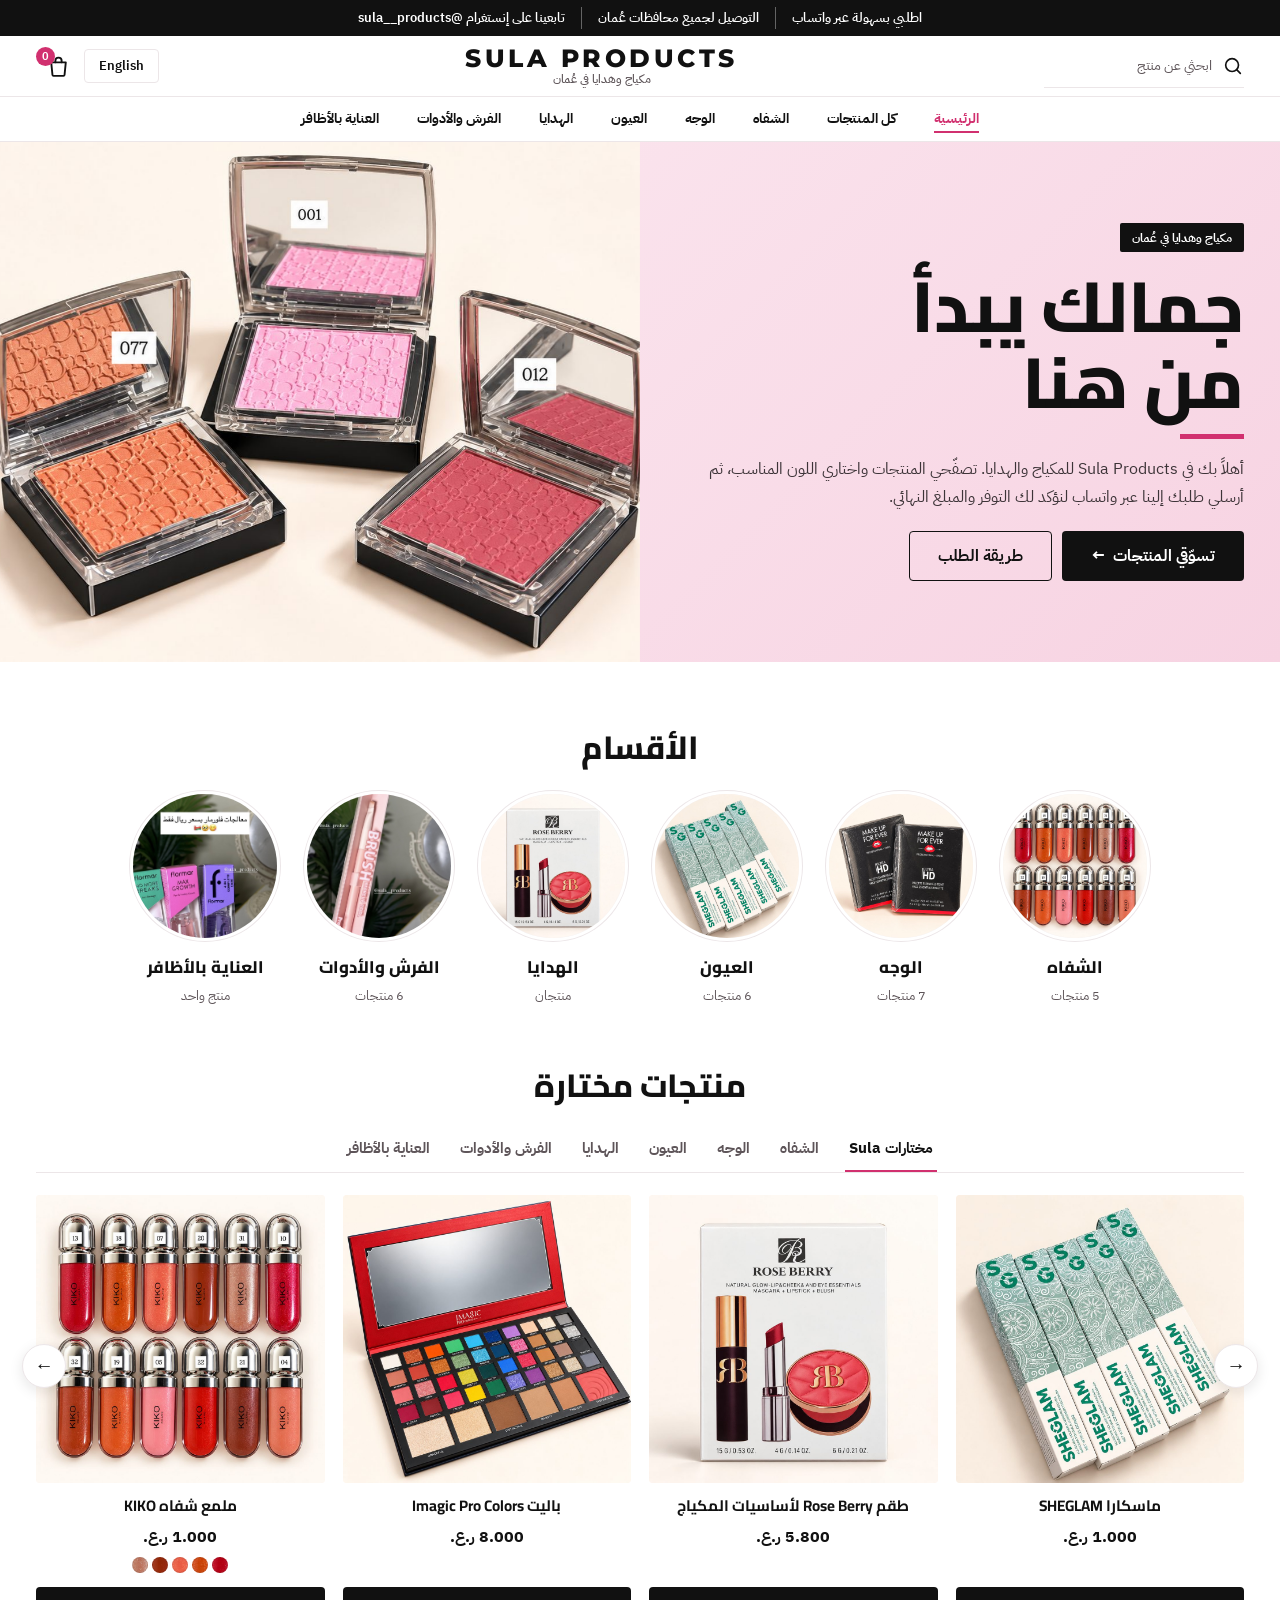
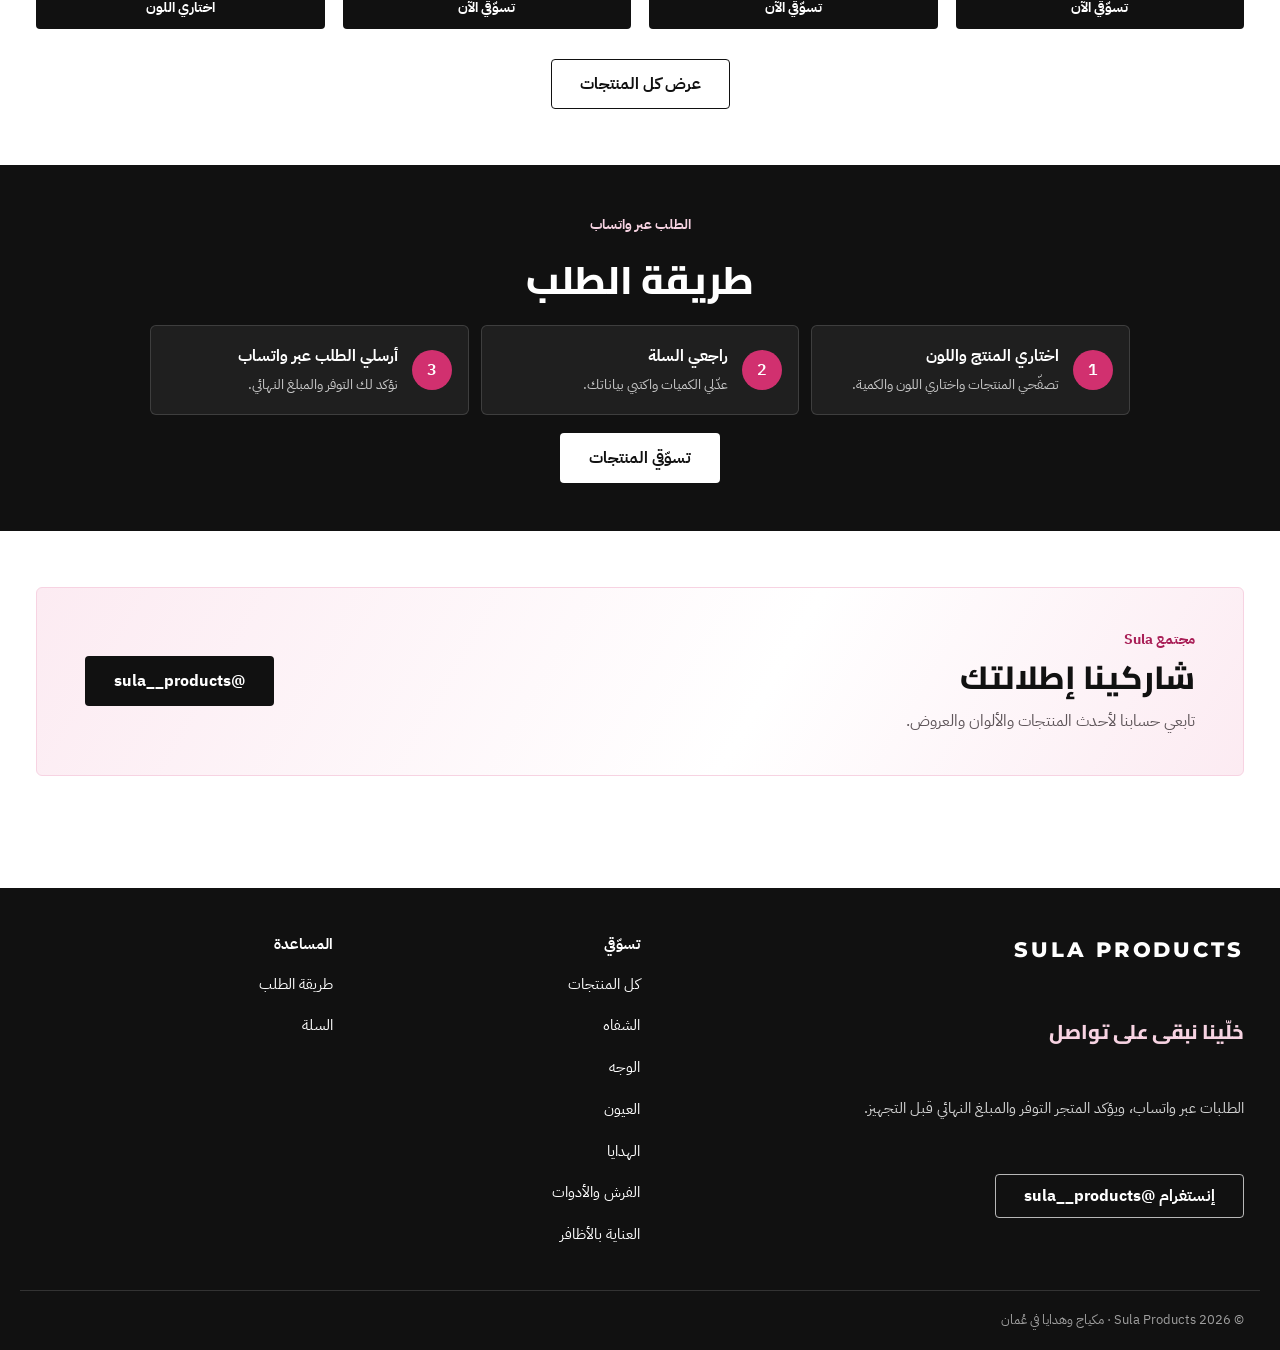
<file: index.html>
<!doctype html>
<html lang="ar" dir="rtl">
<head>
  <meta charset="utf-8">
  <meta name="viewport" content="width=device-width, initial-scale=1, viewport-fit=cover">
  <script>
    /* Switch to English layout before the page draws, if the visitor chose English */
    try {
      var l = new URLSearchParams(location.search).get("lang") || localStorage.getItem("sula-lang");
      if (l === "en") { document.documentElement.lang = "en"; document.documentElement.dir = "ltr"; }
    } catch (e) {}
  </script>
  <title data-i18n="title.home">Sula Products</title>
  <meta name="description" content="" data-i18n-attr="content:desc.home">
  <meta name="theme-color" content="#FFFFFF">
  <meta property="og:type" content="website">
  <meta property="og:site_name" content="Sula Products">
  <meta property="og:title" content="Sula Products">
  <meta property="og:image" content="images/site/hero-blush-trio.jpg">
  <meta property="og:locale" content="ar_OM">
  <meta property="og:locale:alternate" content="en_US">
  <link rel="icon" href="favicon.svg" type="image/svg+xml">
  <link rel="manifest" href="manifest.webmanifest">
  <link rel="apple-touch-icon" href="images/app/apple-touch-icon.png">
  <meta name="apple-mobile-web-app-capable" content="yes">
  <meta name="mobile-web-app-capable" content="yes">
  <meta name="apple-mobile-web-app-title" content="Sula">
  <meta name="apple-mobile-web-app-status-bar-style" content="default">
  <link rel="preconnect" href="https://fonts.googleapis.com">
  <link rel="preconnect" href="https://fonts.gstatic.com" crossorigin>
  <link rel="stylesheet" href="https://fonts.googleapis.com/css2?family=Cairo:wght@600;700;800&family=IBM+Plex+Sans+Arabic:wght@400;500;600&family=Montserrat:wght@500;600;700;800&display=swap">
  <link rel="stylesheet" href="assets/css/styles.css">
</head>
<body>
  <a class="skip-link" href="#main" data-i18n="skip">انتقلي إلى المحتوى</a>

  <div class="announce" role="note">
    <div class="announce-track">
      <p data-i18n="announce.1">اطلبي بسهولة عبر واتساب</p>
      <p data-i18n="announce.2"></p>
      <p data-i18n="announce.3"></p>
    </div>
  </div>

  <header class="site-header">
    <div class="wrap header-main">
      <a class="header-search" href="products.html#search"><svg class="icon" viewBox="0 0 24 24" aria-hidden="true" focusable="false"><circle cx="11" cy="11" r="7"/><path d="m20 20-4-4"/></svg><span data-i18n="nav.search">ابحثي عن منتج</span></a>
      <a class="logo" href="index.html">
        <span data-brand-name>Sula Products</span>
        <small data-brand-tagline></small>
      </a>
      <div class="header-tools">
        <button type="button" class="lang-toggle" data-lang-toggle data-i18n="lang.button" data-i18n-attr="aria-label:lang.aria">English</button>
        <a class="cart-link" href="cart.html"><svg class="icon" viewBox="0 0 24 24" aria-hidden="true" focusable="false"><path d="M5 8h14l-1.2 12.1a1 1 0 0 1-1 .9H7.2a1 1 0 0 1-1-.9L5 8Z"/><path d="M9 8V6.5a3 3 0 0 1 6 0V8"/></svg><span class="visually-hidden" data-i18n="nav.cart">السلة</span><span class="cart-count"><span data-cart-count>0</span><span class="visually-hidden" data-i18n="nav.items"> قطعة</span></span></a>
      </div>
    </div>
    <nav class="cat-nav" aria-label="القائمة الرئيسية" data-i18n-attr="aria-label:nav.label">
      <ul class="wrap" data-cat-nav>
        <li><a href="index.html" data-i18n="nav.home" data-nav="home">الرئيسية</a></li>
        <li><a href="products.html" data-i18n="nav.all" data-nav="all">كل المنتجات</a></li>
      </ul>
    </nav>
  </header>

  <main id="main" tabindex="-1">
    <div class="wrap"><div id="notices" class="notice-stack" aria-live="polite"></div></div>

    <section class="hero-banner" aria-labelledby="hero-title">
      <div class="hero-banner-media rise" style="--i: 1">
        <img id="hero-image" src="images/site/hero-blush-trio.jpg" alt="" width="1200" height="900" fetchpriority="high">
      </div>
      <div class="hero-banner-text rise">
        <p class="eyebrow" data-brand-tagline></p>
        <h1 id="hero-title" data-i18n="home.heroTitle">جمالك يبدأ من هنا</h1>
        <p id="hero-intro"></p>
        <div class="hero-actions">
          <a class="btn btn-primary" href="products.html"><span data-i18n="home.cta">تسوّقي المنتجات</span> <span class="arrow" aria-hidden="true"></span></a>
          <a class="btn btn-ghost" href="#how" data-i18n="home.steps">طريقة الطلب</a>
        </div>
      </div>
    </section>

    <section class="section wrap" aria-labelledby="cat-title">
      <div class="section-head center">
        <h2 id="cat-title" data-i18n="home.categories"></h2>
      </div>
      <ul id="category-list" class="category-tiles"></ul>
    </section>

    <section class="section wrap" aria-labelledby="featured-title">
      <div class="section-head center">
        <h2 id="featured-title" data-i18n="home.featured"></h2>
      </div>
      <div class="tabs" id="product-tabs" role="group" data-i18n-attr="aria-label:catalog.filter"></div>
      <div class="carousel">
        <button type="button" class="carousel-btn prev" data-scroll="-1" data-i18n-attr="aria-label:home.prev"></button>
        <ul id="featured-list" class="product-grid product-row">
          <li class="product-card skeleton" aria-hidden="true"><div class="thumb"></div><div class="bar"></div><div class="bar short"></div></li>
          <li class="product-card skeleton" aria-hidden="true"><div class="thumb"></div><div class="bar"></div><div class="bar short"></div></li>
          <li class="product-card skeleton" aria-hidden="true"><div class="thumb"></div><div class="bar"></div><div class="bar short"></div></li>
          <li class="product-card skeleton" aria-hidden="true"><div class="thumb"></div><div class="bar"></div><div class="bar short"></div></li>
        </ul>
        <button type="button" class="carousel-btn next" data-scroll="1" data-i18n-attr="aria-label:home.next"></button>
      </div>
      <p class="view-all"><a class="btn btn-secondary" id="view-all" href="products.html" data-i18n="home.viewAll"></a></p>
    </section>

    <section class="promo-banner" id="how" aria-labelledby="steps-title">
      <div class="wrap">
        <p class="promo-kicker" data-i18n="home.chip"></p>
        <h2 id="steps-title" data-i18n="home.steps"></h2>
        <ol class="steps">
          <li><div><strong data-i18n="home.step1.title"></strong><span data-i18n="home.step1.text"></span></div></li>
          <li><div><strong data-i18n="home.step2.title"></strong><span data-i18n="home.step2.text"></span></div></li>
          <li><div><strong data-i18n="home.step3.title"></strong><span data-i18n="home.step3.text"></span></div></li>
        </ol>
        <a class="btn btn-light" href="products.html" data-i18n="home.cta"></a>
      </div>
    </section>

    <section class="section wrap" aria-labelledby="insta-title">
      <div class="insta-card">
        <div>
          <p class="eyebrow" data-i18n="home.instaKicker"></p>
          <h2 id="insta-title" data-i18n="home.instaTitle"></h2>
          <p data-i18n="home.instaText"></p>
        </div>
        <a class="btn btn-primary" data-instagram-btn href="https://www.instagram.com/sula__products/" target="_blank" rel="noopener">@sula__products</a>
      </div>
    </section>
  </main>

  <footer class="site-footer">
    <div class="wrap footer-grid">
      <div class="footer-brand">
        <p class="footer-logo" data-brand-name>Sula Products</p>
        <p class="footer-hello" data-i18n="footer.hello">خلّينا نبقى على تواصل</p>
        <p data-i18n="footer.orders"></p>
        <p class="footer-social"><a class="btn btn-outline-light" data-instagram-link href="https://www.instagram.com/sula__products/" target="_blank" rel="noopener">Instagram @sula__products</a></p>
      </div>
      <div class="footer-col">
        <p class="footer-head" data-i18n="footer.shop">تسوّقي</p>
        <ul data-footer-cats>
          <li><a href="products.html" data-i18n="nav.all">كل المنتجات</a></li>
        </ul>
      </div>
      <div class="footer-col">
        <p class="footer-head" data-i18n="footer.help">المساعدة</p>
        <ul>
          <li><a href="index.html#how" data-i18n="home.steps">طريقة الطلب</a></li>
          <li><a href="cart.html" data-i18n="nav.cart">السلة</a></li>
        </ul>
      </div>
    </div>
    <div class="wrap footer-bottom">
      <p>© <span data-year></span> Sula Products · <span data-brand-tagline></span></p>
    </div>
  </footer>

  <!-- i18n.js runs first (not deferred) so the text is translated before it shows -->
  <script src="assets/js/i18n.js"></script>
  <script src="assets/js/common.js" defer></script>
  <script src="assets/js/home.js" defer></script>
</body>
</html>
</file>
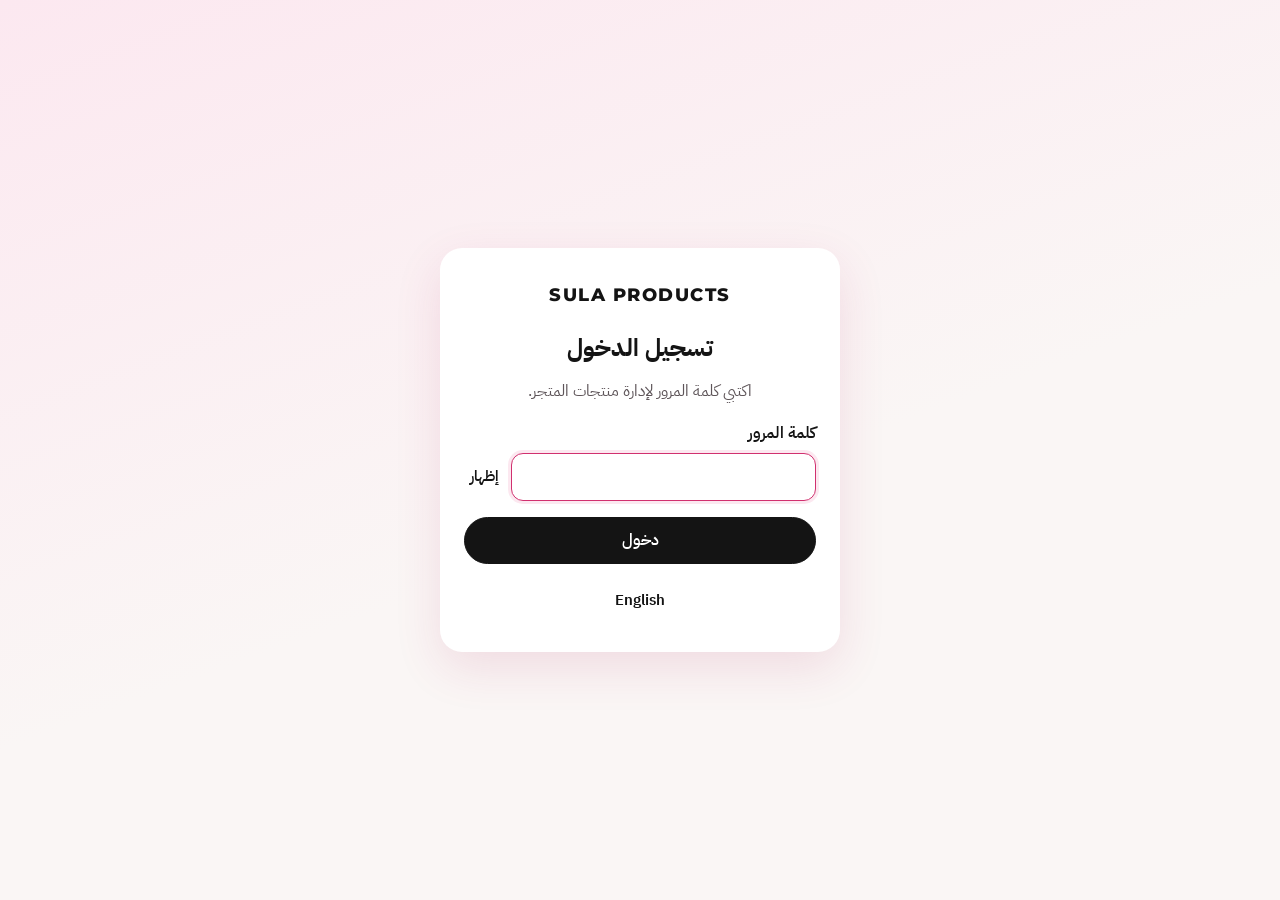
<file: admin/index.html>
<!doctype html>
<html lang="ar" dir="rtl">
<head>
  <meta charset="utf-8">
  <meta name="viewport" content="width=device-width, initial-scale=1, viewport-fit=cover">
  <meta name="robots" content="noindex, nofollow">
  <script>
    try {
      if (localStorage.getItem("sula-admin-lang") === "en") { document.documentElement.lang = "en"; document.documentElement.dir = "ltr"; }
    } catch (e) {}
  </script>
  <title>Sula Products · لوحة التحكم</title>
  <meta name="theme-color" content="#111111">
  <link rel="icon" href="../favicon.svg" type="image/svg+xml">
  <link rel="apple-touch-icon" href="../images/app/apple-touch-icon.png">
  <link rel="preconnect" href="https://fonts.googleapis.com">
  <link rel="preconnect" href="https://fonts.gstatic.com" crossorigin>
  <link rel="stylesheet" href="https://fonts.googleapis.com/css2?family=IBM+Plex+Sans+Arabic:wght@400;500;600;700&family=Montserrat:wght@600;700;800&display=swap">
  <link rel="stylesheet" href="admin.css">
</head>
<body>
  <div id="app" aria-live="polite"></div>
  <noscript><p style="padding:24px">يرجى تفعيل JavaScript لاستخدام لوحة التحكم.</p></noscript>
  <script src="admin.js"></script>
</body>
</html>
</file>
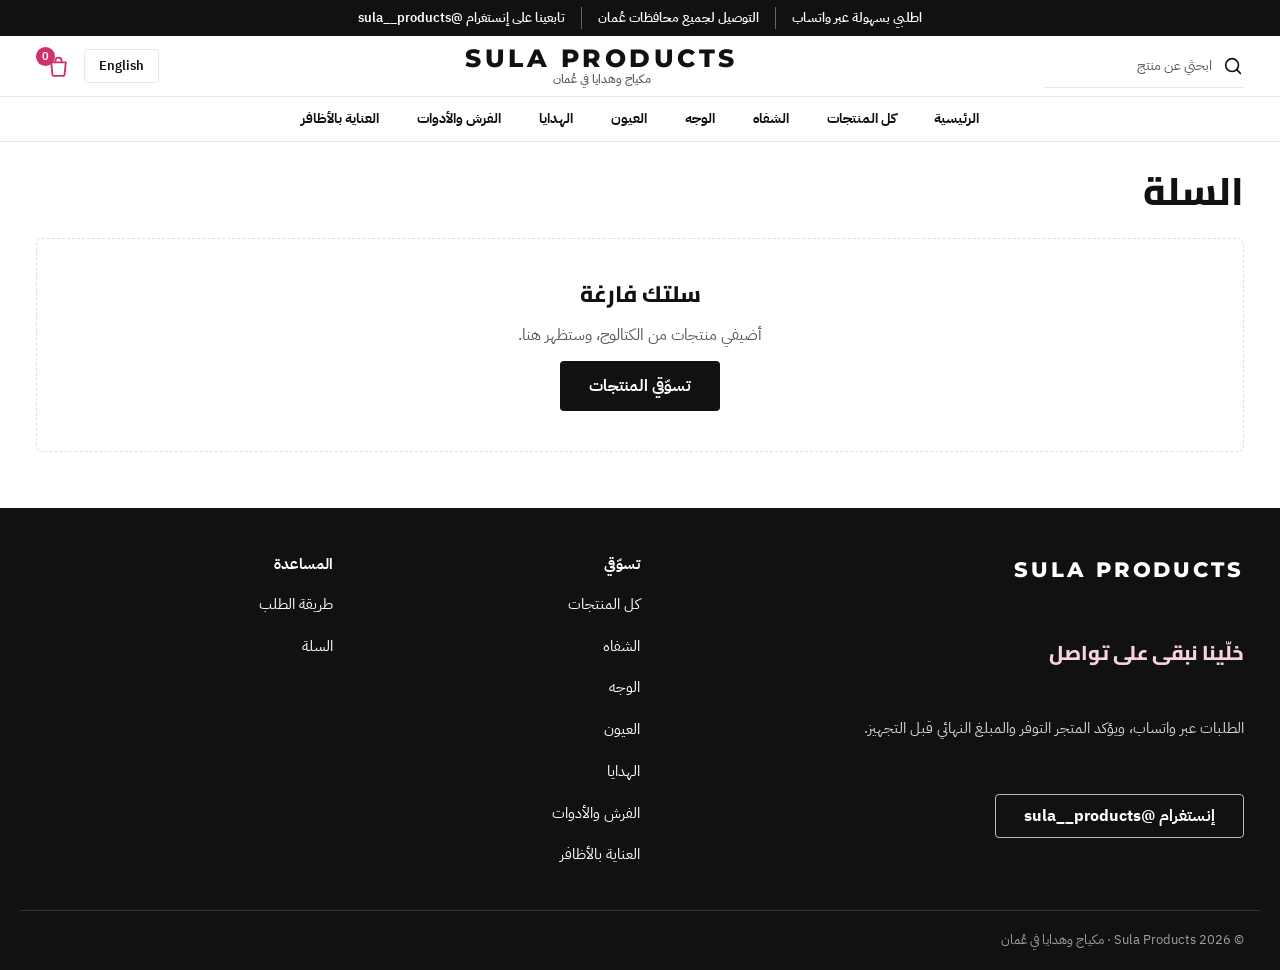
<file: cart.html>
<!doctype html>
<html lang="ar" dir="rtl">
<head>
  <meta charset="utf-8">
  <meta name="viewport" content="width=device-width, initial-scale=1, viewport-fit=cover">
  <script>
    /* Switch to English layout before the page draws, if the visitor chose English */
    try {
      var l = new URLSearchParams(location.search).get("lang") || localStorage.getItem("sula-lang");
      if (l === "en") { document.documentElement.lang = "en"; document.documentElement.dir = "ltr"; }
    } catch (e) {}
  </script>
  <title data-i18n="title.cart">Sula Products</title>
  <meta name="description" content="" data-i18n-attr="content:desc.cart">
  <meta name="theme-color" content="#FFFFFF">
  <meta property="og:type" content="website">
  <meta property="og:site_name" content="Sula Products">
  <meta property="og:title" content="Sula Products">
  <meta property="og:image" content="images/site/hero.svg">
  <meta property="og:locale" content="ar_OM">
  <meta property="og:locale:alternate" content="en_US">
  <link rel="icon" href="favicon.svg" type="image/svg+xml">
  <link rel="manifest" href="manifest.webmanifest">
  <link rel="apple-touch-icon" href="images/app/apple-touch-icon.png">
  <meta name="apple-mobile-web-app-capable" content="yes">
  <meta name="mobile-web-app-capable" content="yes">
  <meta name="apple-mobile-web-app-title" content="Sula">
  <meta name="apple-mobile-web-app-status-bar-style" content="default">
  <link rel="preconnect" href="https://fonts.googleapis.com">
  <link rel="preconnect" href="https://fonts.gstatic.com" crossorigin>
  <link rel="stylesheet" href="https://fonts.googleapis.com/css2?family=Cairo:wght@600;700;800&family=IBM+Plex+Sans+Arabic:wght@400;500;600&family=Montserrat:wght@500;600;700;800&display=swap">
  <link rel="stylesheet" href="assets/css/styles.css">
</head>
<body>
  <a class="skip-link" href="#main" data-i18n="skip">انتقلي إلى المحتوى</a>

  <div class="announce" role="note">
    <div class="announce-track">
      <p data-i18n="announce.1">اطلبي بسهولة عبر واتساب</p>
      <p data-i18n="announce.2"></p>
      <p data-i18n="announce.3"></p>
    </div>
  </div>

  <header class="site-header">
    <div class="wrap header-main">
      <a class="header-search" href="products.html#search"><svg class="icon" viewBox="0 0 24 24" aria-hidden="true" focusable="false"><circle cx="11" cy="11" r="7"/><path d="m20 20-4-4"/></svg><span data-i18n="nav.search">ابحثي عن منتج</span></a>
      <a class="logo" href="index.html">
        <span data-brand-name>Sula Products</span>
        <small data-brand-tagline></small>
      </a>
      <div class="header-tools">
        <button type="button" class="lang-toggle" data-lang-toggle data-i18n="lang.button" data-i18n-attr="aria-label:lang.aria">English</button>
        <a class="cart-link" href="cart.html" aria-current="page"><svg class="icon" viewBox="0 0 24 24" aria-hidden="true" focusable="false"><path d="M5 8h14l-1.2 12.1a1 1 0 0 1-1 .9H7.2a1 1 0 0 1-1-.9L5 8Z"/><path d="M9 8V6.5a3 3 0 0 1 6 0V8"/></svg><span class="visually-hidden" data-i18n="nav.cart">السلة</span><span class="cart-count"><span data-cart-count>0</span><span class="visually-hidden" data-i18n="nav.items"> قطعة</span></span></a>
      </div>
    </div>
    <nav class="cat-nav" aria-label="القائمة الرئيسية" data-i18n-attr="aria-label:nav.label">
      <ul class="wrap" data-cat-nav>
        <li><a href="index.html" data-i18n="nav.home" data-nav="home">الرئيسية</a></li>
        <li><a href="products.html" data-i18n="nav.all" data-nav="all">كل المنتجات</a></li>
      </ul>
    </nav>
  </header>

  <main id="main" class="wrap" tabindex="-1">
    <div id="notices" class="notice-stack" aria-live="polite"></div>
    <h1 class="page-title" data-i18n="cart.title"></h1>
    <div id="cart-root"></div>
  </main>

  <footer class="site-footer">
    <div class="wrap footer-grid">
      <div class="footer-brand">
        <p class="footer-logo" data-brand-name>Sula Products</p>
        <p class="footer-hello" data-i18n="footer.hello">خلّينا نبقى على تواصل</p>
        <p data-i18n="footer.orders"></p>
        <p class="footer-social"><a class="btn btn-outline-light" data-instagram-link href="https://www.instagram.com/sula__products/" target="_blank" rel="noopener">Instagram @sula__products</a></p>
      </div>
      <div class="footer-col">
        <p class="footer-head" data-i18n="footer.shop">تسوّقي</p>
        <ul data-footer-cats>
          <li><a href="products.html" data-i18n="nav.all">كل المنتجات</a></li>
        </ul>
      </div>
      <div class="footer-col">
        <p class="footer-head" data-i18n="footer.help">المساعدة</p>
        <ul>
          <li><a href="index.html#how" data-i18n="home.steps">طريقة الطلب</a></li>
          <li><a href="cart.html" data-i18n="nav.cart">السلة</a></li>
        </ul>
      </div>
    </div>
    <div class="wrap footer-bottom">
      <p>© <span data-year></span> Sula Products · <span data-brand-tagline></span></p>
    </div>
  </footer>

  <!-- i18n.js runs first (not deferred) so the text is translated before it shows -->
  <script src="assets/js/i18n.js"></script>
  <script src="assets/js/common.js" defer></script>
  <script src="assets/js/cart.js" defer></script>
</body>
</html>
</file>
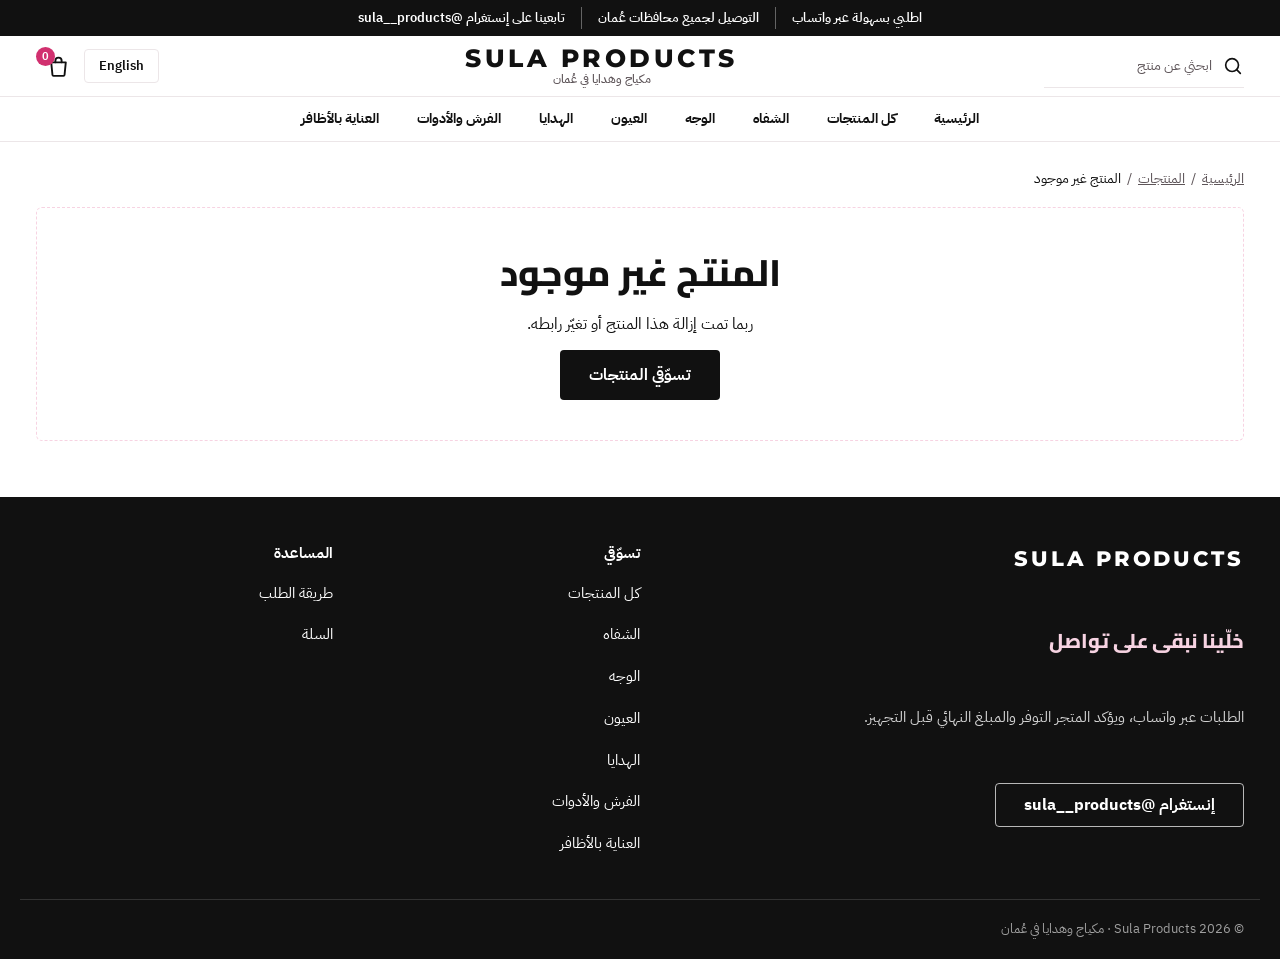
<file: product.html>
<!doctype html>
<html lang="ar" dir="rtl">
<head>
  <meta charset="utf-8">
  <meta name="viewport" content="width=device-width, initial-scale=1, viewport-fit=cover">
  <script>
    /* Switch to English layout before the page draws, if the visitor chose English */
    try {
      var l = new URLSearchParams(location.search).get("lang") || localStorage.getItem("sula-lang");
      if (l === "en") { document.documentElement.lang = "en"; document.documentElement.dir = "ltr"; }
    } catch (e) {}
  </script>
  <title data-i18n="title.product">Sula Products</title>
  <meta name="description" content="" data-i18n-attr="content:desc.product">
  <meta name="theme-color" content="#FFFFFF">
  <meta property="og:type" content="website">
  <meta property="og:site_name" content="Sula Products">
  <meta property="og:title" content="Sula Products">
  <meta property="og:image" content="images/site/hero.svg">
  <meta property="og:locale" content="ar_OM">
  <meta property="og:locale:alternate" content="en_US">
  <link rel="icon" href="favicon.svg" type="image/svg+xml">
  <link rel="manifest" href="manifest.webmanifest">
  <link rel="apple-touch-icon" href="images/app/apple-touch-icon.png">
  <meta name="apple-mobile-web-app-capable" content="yes">
  <meta name="mobile-web-app-capable" content="yes">
  <meta name="apple-mobile-web-app-title" content="Sula">
  <meta name="apple-mobile-web-app-status-bar-style" content="default">
  <link rel="preconnect" href="https://fonts.googleapis.com">
  <link rel="preconnect" href="https://fonts.gstatic.com" crossorigin>
  <link rel="stylesheet" href="https://fonts.googleapis.com/css2?family=Cairo:wght@600;700;800&family=IBM+Plex+Sans+Arabic:wght@400;500;600&family=Montserrat:wght@500;600;700;800&display=swap">
  <link rel="stylesheet" href="assets/css/styles.css">
</head>
<body>
  <a class="skip-link" href="#main" data-i18n="skip">انتقلي إلى المحتوى</a>

  <div class="announce" role="note">
    <div class="announce-track">
      <p data-i18n="announce.1">اطلبي بسهولة عبر واتساب</p>
      <p data-i18n="announce.2"></p>
      <p data-i18n="announce.3"></p>
    </div>
  </div>

  <header class="site-header">
    <div class="wrap header-main">
      <a class="header-search" href="products.html#search"><svg class="icon" viewBox="0 0 24 24" aria-hidden="true" focusable="false"><circle cx="11" cy="11" r="7"/><path d="m20 20-4-4"/></svg><span data-i18n="nav.search">ابحثي عن منتج</span></a>
      <a class="logo" href="index.html">
        <span data-brand-name>Sula Products</span>
        <small data-brand-tagline></small>
      </a>
      <div class="header-tools">
        <button type="button" class="lang-toggle" data-lang-toggle data-i18n="lang.button" data-i18n-attr="aria-label:lang.aria">English</button>
        <a class="cart-link" href="cart.html"><svg class="icon" viewBox="0 0 24 24" aria-hidden="true" focusable="false"><path d="M5 8h14l-1.2 12.1a1 1 0 0 1-1 .9H7.2a1 1 0 0 1-1-.9L5 8Z"/><path d="M9 8V6.5a3 3 0 0 1 6 0V8"/></svg><span class="visually-hidden" data-i18n="nav.cart">السلة</span><span class="cart-count"><span data-cart-count>0</span><span class="visually-hidden" data-i18n="nav.items"> قطعة</span></span></a>
      </div>
    </div>
    <nav class="cat-nav" aria-label="القائمة الرئيسية" data-i18n-attr="aria-label:nav.label">
      <ul class="wrap" data-cat-nav>
        <li><a href="index.html" data-i18n="nav.home" data-nav="home">الرئيسية</a></li>
        <li><a href="products.html" data-i18n="nav.all" data-nav="all">كل المنتجات</a></li>
      </ul>
    </nav>
  </header>

  <main id="main" class="wrap" tabindex="-1">
    <div id="notices" class="notice-stack" aria-live="polite"></div>
    <nav class="breadcrumb" data-i18n-attr="aria-label:crumb.label">
      <ol>
        <li><a href="index.html" data-i18n="nav.home"></a></li>
        <li><a href="products.html" data-i18n="nav.products"></a></li>
        <li><span id="crumb-name" aria-current="page">…</span></li>
      </ol>
    </nav>
    <div id="product-root"></div>
  </main>

  <footer class="site-footer">
    <div class="wrap footer-grid">
      <div class="footer-brand">
        <p class="footer-logo" data-brand-name>Sula Products</p>
        <p class="footer-hello" data-i18n="footer.hello">خلّينا نبقى على تواصل</p>
        <p data-i18n="footer.orders"></p>
        <p class="footer-social"><a class="btn btn-outline-light" data-instagram-link href="https://www.instagram.com/sula__products/" target="_blank" rel="noopener">Instagram @sula__products</a></p>
      </div>
      <div class="footer-col">
        <p class="footer-head" data-i18n="footer.shop">تسوّقي</p>
        <ul data-footer-cats>
          <li><a href="products.html" data-i18n="nav.all">كل المنتجات</a></li>
        </ul>
      </div>
      <div class="footer-col">
        <p class="footer-head" data-i18n="footer.help">المساعدة</p>
        <ul>
          <li><a href="index.html#how" data-i18n="home.steps">طريقة الطلب</a></li>
          <li><a href="cart.html" data-i18n="nav.cart">السلة</a></li>
        </ul>
      </div>
    </div>
    <div class="wrap footer-bottom">
      <p>© <span data-year></span> Sula Products · <span data-brand-tagline></span></p>
    </div>
  </footer>

  <!-- i18n.js runs first (not deferred) so the text is translated before it shows -->
  <script src="assets/js/i18n.js"></script>
  <script src="assets/js/common.js" defer></script>
  <script src="assets/js/product.js" defer></script>
</body>
</html>
</file>
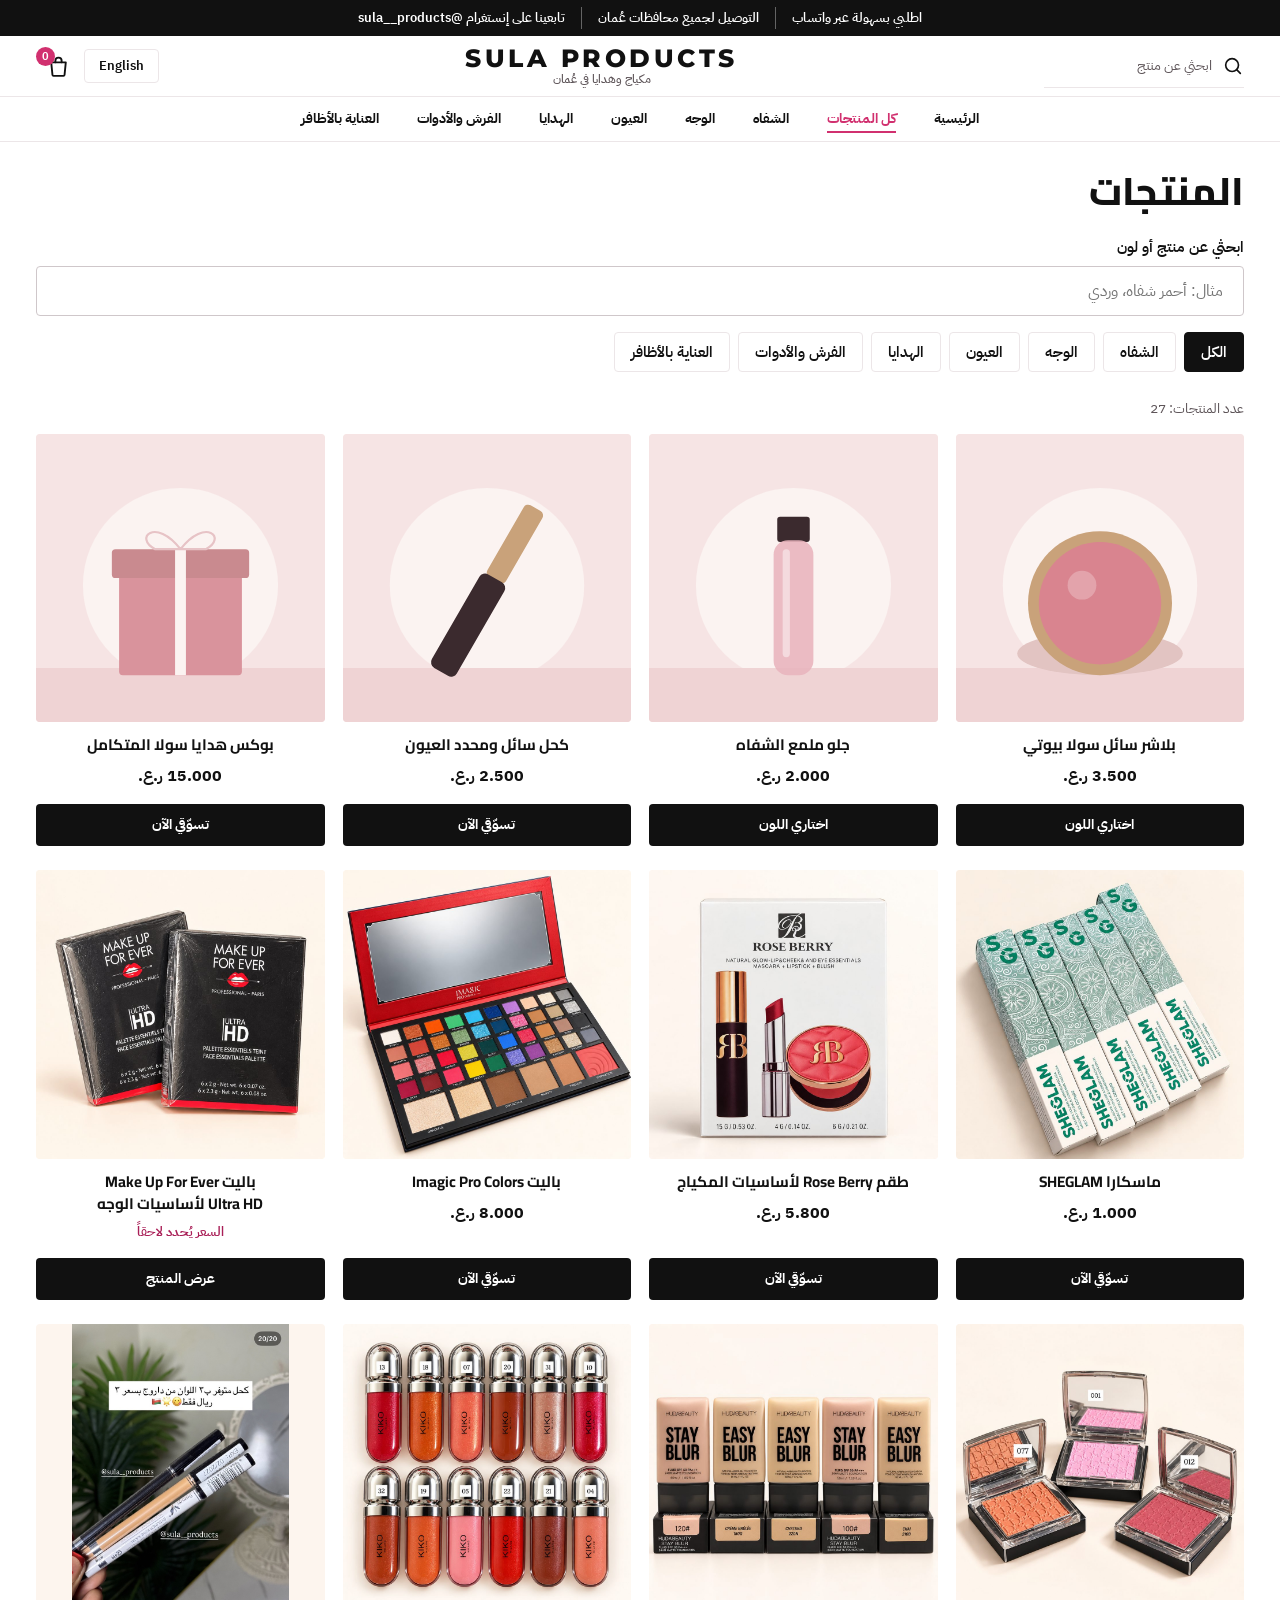
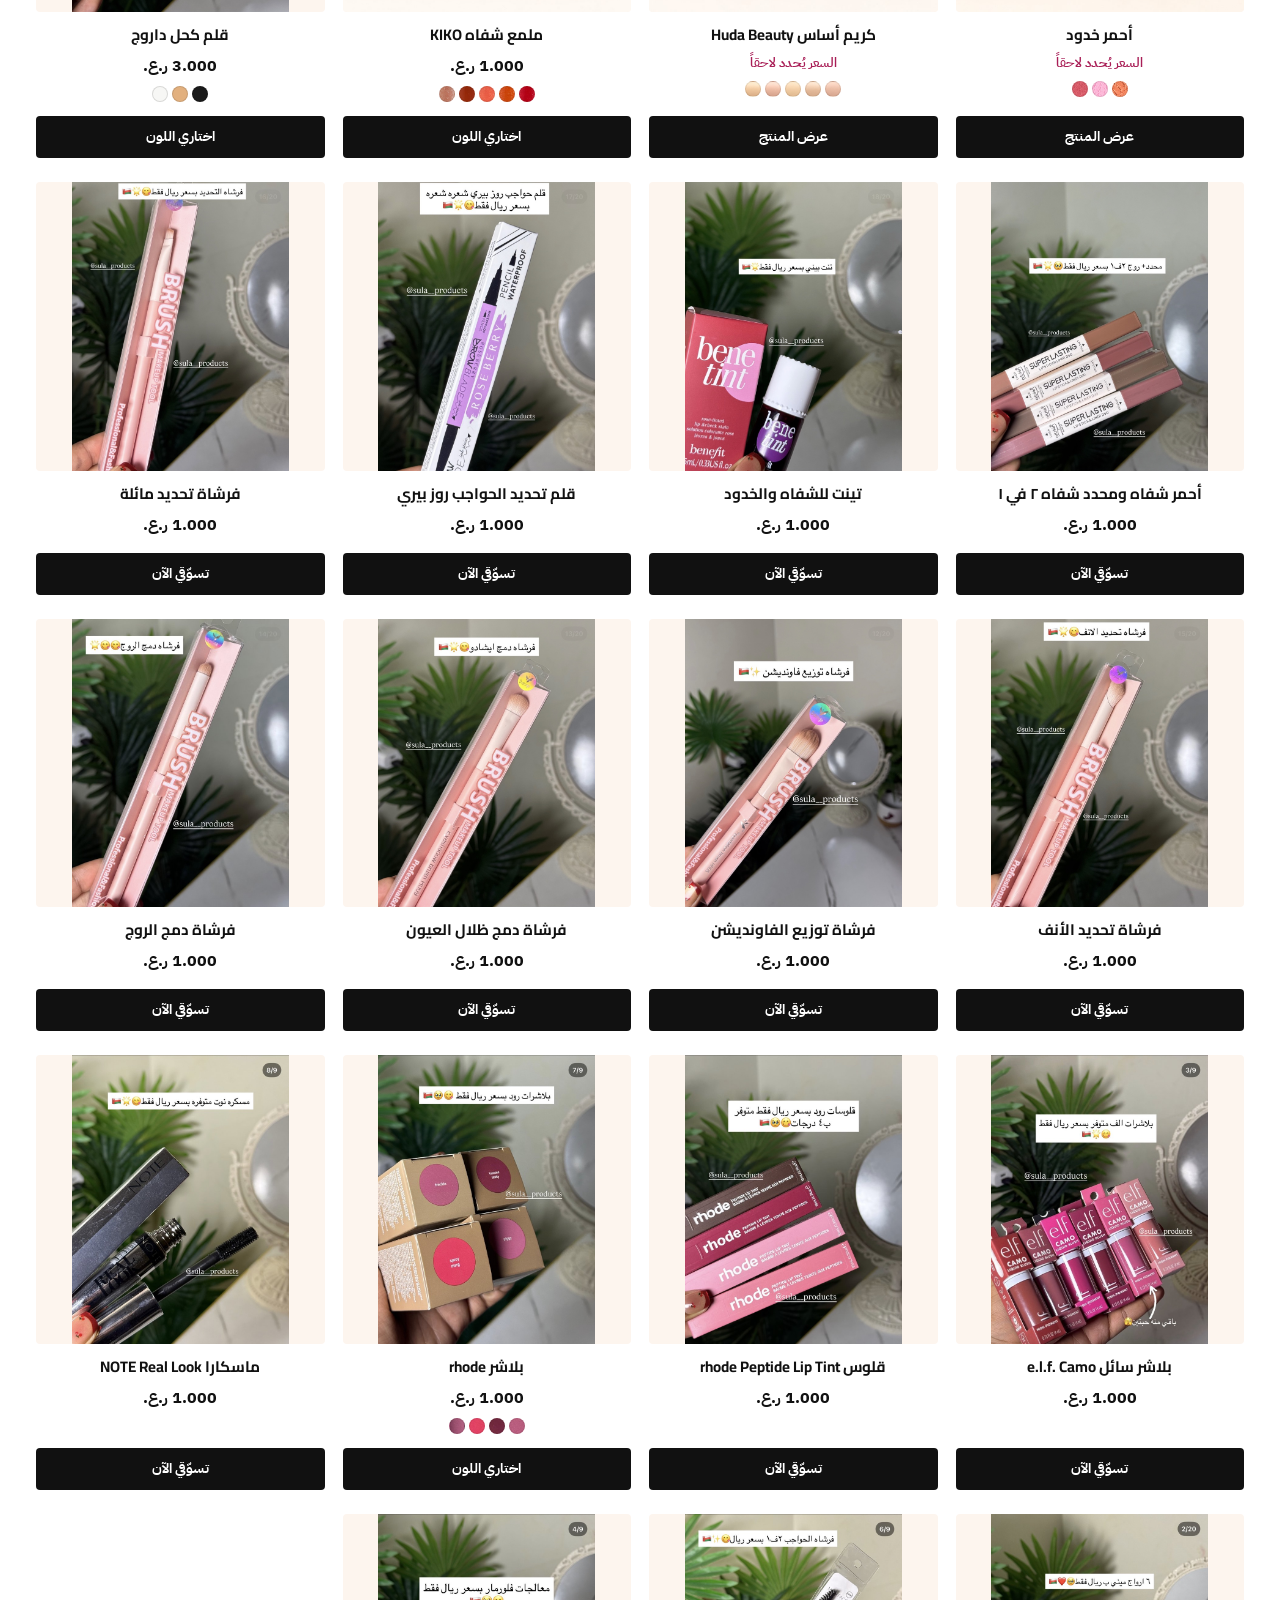
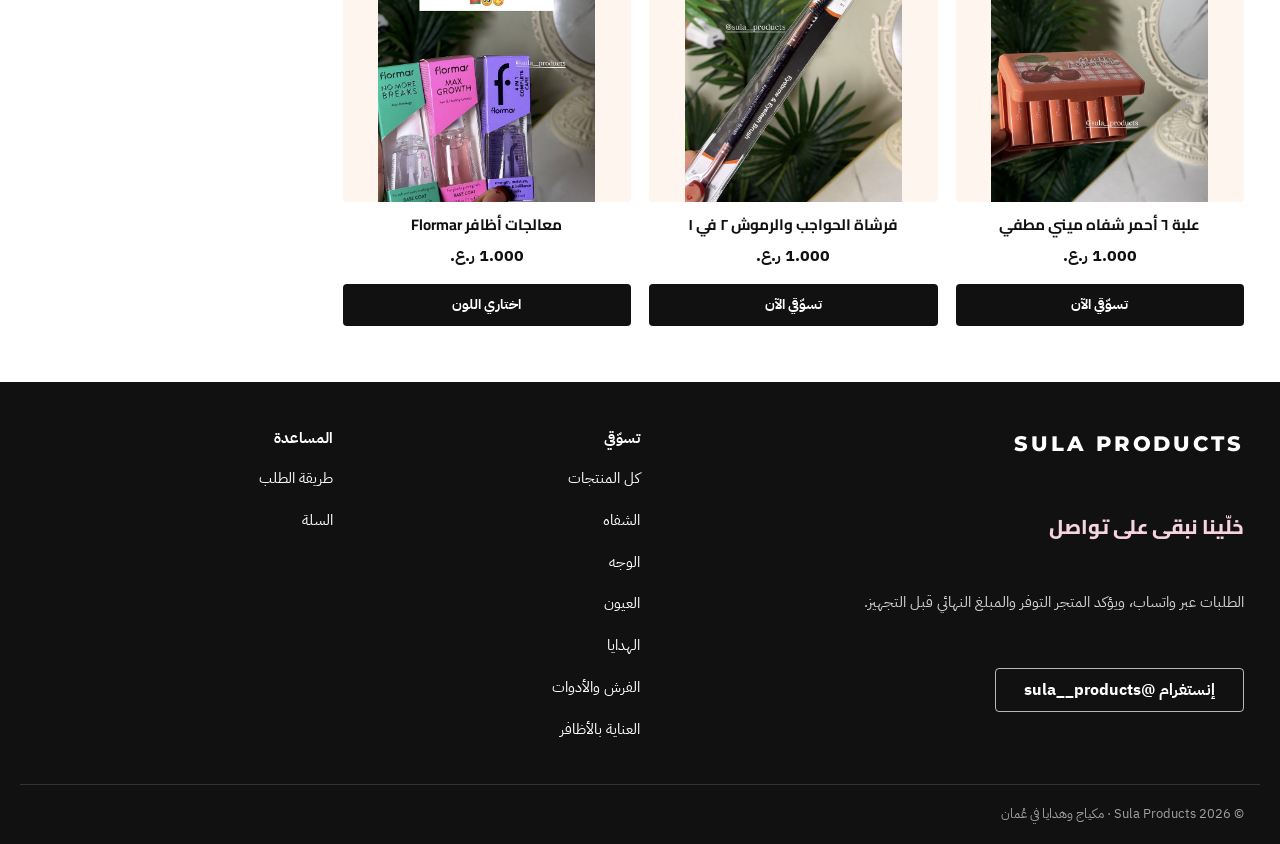
<file: products.html>
<!doctype html>
<html lang="ar" dir="rtl">
<head>
  <meta charset="utf-8">
  <meta name="viewport" content="width=device-width, initial-scale=1, viewport-fit=cover">
  <script>
    /* Switch to English layout before the page draws, if the visitor chose English */
    try {
      var l = new URLSearchParams(location.search).get("lang") || localStorage.getItem("sula-lang");
      if (l === "en") { document.documentElement.lang = "en"; document.documentElement.dir = "ltr"; }
    } catch (e) {}
  </script>
  <title data-i18n="title.products">Sula Products</title>
  <meta name="description" content="" data-i18n-attr="content:desc.products">
  <meta name="theme-color" content="#FFFFFF">
  <meta property="og:type" content="website">
  <meta property="og:site_name" content="Sula Products">
  <meta property="og:title" content="Sula Products">
  <meta property="og:image" content="images/site/hero.svg">
  <meta property="og:locale" content="ar_OM">
  <meta property="og:locale:alternate" content="en_US">
  <link rel="icon" href="favicon.svg" type="image/svg+xml">
  <link rel="manifest" href="manifest.webmanifest">
  <link rel="apple-touch-icon" href="images/app/apple-touch-icon.png">
  <meta name="apple-mobile-web-app-capable" content="yes">
  <meta name="mobile-web-app-capable" content="yes">
  <meta name="apple-mobile-web-app-title" content="Sula">
  <meta name="apple-mobile-web-app-status-bar-style" content="default">
  <link rel="preconnect" href="https://fonts.googleapis.com">
  <link rel="preconnect" href="https://fonts.gstatic.com" crossorigin>
  <link rel="stylesheet" href="https://fonts.googleapis.com/css2?family=Cairo:wght@600;700;800&family=IBM+Plex+Sans+Arabic:wght@400;500;600&family=Montserrat:wght@500;600;700;800&display=swap">
  <link rel="stylesheet" href="assets/css/styles.css">
</head>
<body>
  <a class="skip-link" href="#main" data-i18n="skip">انتقلي إلى المحتوى</a>

  <div class="announce" role="note">
    <div class="announce-track">
      <p data-i18n="announce.1">اطلبي بسهولة عبر واتساب</p>
      <p data-i18n="announce.2"></p>
      <p data-i18n="announce.3"></p>
    </div>
  </div>

  <header class="site-header">
    <div class="wrap header-main">
      <a class="header-search" href="products.html#search"><svg class="icon" viewBox="0 0 24 24" aria-hidden="true" focusable="false"><circle cx="11" cy="11" r="7"/><path d="m20 20-4-4"/></svg><span data-i18n="nav.search">ابحثي عن منتج</span></a>
      <a class="logo" href="index.html">
        <span data-brand-name>Sula Products</span>
        <small data-brand-tagline></small>
      </a>
      <div class="header-tools">
        <button type="button" class="lang-toggle" data-lang-toggle data-i18n="lang.button" data-i18n-attr="aria-label:lang.aria">English</button>
        <a class="cart-link" href="cart.html"><svg class="icon" viewBox="0 0 24 24" aria-hidden="true" focusable="false"><path d="M5 8h14l-1.2 12.1a1 1 0 0 1-1 .9H7.2a1 1 0 0 1-1-.9L5 8Z"/><path d="M9 8V6.5a3 3 0 0 1 6 0V8"/></svg><span class="visually-hidden" data-i18n="nav.cart">السلة</span><span class="cart-count"><span data-cart-count>0</span><span class="visually-hidden" data-i18n="nav.items"> قطعة</span></span></a>
      </div>
    </div>
    <nav class="cat-nav" aria-label="القائمة الرئيسية" data-i18n-attr="aria-label:nav.label">
      <ul class="wrap" data-cat-nav>
        <li><a href="index.html" data-i18n="nav.home" data-nav="home">الرئيسية</a></li>
        <li><a href="products.html" data-i18n="nav.all" data-nav="all">كل المنتجات</a></li>
      </ul>
    </nav>
  </header>

  <main id="main" class="wrap" tabindex="-1">
    <div id="notices" class="notice-stack" aria-live="polite"></div>
    <div class="catalog-head">
      <h1 data-i18n="catalog.title"></h1>
      <div class="search-field">
        <label for="search" data-i18n="catalog.search"></label>
        <input id="search" type="search" autocomplete="off" data-i18n-attr="placeholder:catalog.placeholder">
      </div>
      <div class="chips" id="category-filters" role="group" data-i18n-attr="aria-label:catalog.filter"></div>
    </div>
    <p class="results-count" id="results-count" role="status" aria-live="polite"></p>
    <ul id="product-list" class="product-grid">
        <li class="product-card skeleton" aria-hidden="true"><div class="thumb"></div><div class="bar"></div><div class="bar short"></div></li>
        <li class="product-card skeleton" aria-hidden="true"><div class="thumb"></div><div class="bar"></div><div class="bar short"></div></li>
        <li class="product-card skeleton" aria-hidden="true"><div class="thumb"></div><div class="bar"></div><div class="bar short"></div></li>
        <li class="product-card skeleton" aria-hidden="true"><div class="thumb"></div><div class="bar"></div><div class="bar short"></div></li>
    </ul>
    <div id="no-results" class="empty-state" hidden>
      <p data-i18n="catalog.empty"></p>
      <button type="button" class="btn btn-secondary" id="clear-filters" data-i18n="catalog.showAll"></button>
    </div>
  </main>

  <footer class="site-footer">
    <div class="wrap footer-grid">
      <div class="footer-brand">
        <p class="footer-logo" data-brand-name>Sula Products</p>
        <p class="footer-hello" data-i18n="footer.hello">خلّينا نبقى على تواصل</p>
        <p data-i18n="footer.orders"></p>
        <p class="footer-social"><a class="btn btn-outline-light" data-instagram-link href="https://www.instagram.com/sula__products/" target="_blank" rel="noopener">Instagram @sula__products</a></p>
      </div>
      <div class="footer-col">
        <p class="footer-head" data-i18n="footer.shop">تسوّقي</p>
        <ul data-footer-cats>
          <li><a href="products.html" data-i18n="nav.all">كل المنتجات</a></li>
        </ul>
      </div>
      <div class="footer-col">
        <p class="footer-head" data-i18n="footer.help">المساعدة</p>
        <ul>
          <li><a href="index.html#how" data-i18n="home.steps">طريقة الطلب</a></li>
          <li><a href="cart.html" data-i18n="nav.cart">السلة</a></li>
        </ul>
      </div>
    </div>
    <div class="wrap footer-bottom">
      <p>© <span data-year></span> Sula Products · <span data-brand-tagline></span></p>
    </div>
  </footer>

  <!-- i18n.js runs first (not deferred) so the text is translated before it shows -->
  <script src="assets/js/i18n.js"></script>
  <script src="assets/js/common.js" defer></script>
  <script src="assets/js/catalog.js" defer></script>
</body>
</html>
</file>
<file: assets/css/styles.css>
/* =========================================================
   Sula Products — main stylesheet
   Mobile-first: base styles are for phones, wider screens
   are handled in the @media blocks at the bottom.
   To change colors, edit the variables in :root only.
   ========================================================= */

:root {
  /* Colors */
  --blush: #F6E4E4;        /* soft pink panels */
  --blush-deep: #EFD3D4;   /* borders, chips */
  --warm-white: #FFFAF8;   /* page background */
  --surface: #FFFFFF;      /* cards, forms */
  --rose: #A44D5E;         /* buttons and links (passes contrast on white) */
  --rose-dark: #86394A;    /* button hover */
  --ink: #2E2326;          /* main text */
  --ink-soft: #6A5A5E;     /* secondary text */
  --line: #EADCDC;         /* thin lines */
  --ok: #2F6B4F;           /* available */
  --warn-bg: #FFF4E5;
  --warn-ink: #7A4B00;
  --error: #B3261E;
  --focus: #1F5FBF;        /* keyboard focus ring */

  /* Type */
  --font-display: "Noto Naskh Arabic", "IBM Plex Sans Arabic", "Segoe UI", Tahoma, sans-serif;
  --font-logo: "Cormorant Garamond", Georgia, "Times New Roman", serif;
  --font-body: "IBM Plex Sans Arabic", "Segoe UI", Tahoma, "Geeza Pro", sans-serif;

  /* Shape and spacing */
  --radius: 14px;
  --radius-sm: 8px;
  --gap: 16px;
  --page-max: 1120px;

  color-scheme: light;
}

*,
*::before,
*::after { box-sizing: border-box; }

html { -webkit-text-size-adjust: 100%; }

body {
  margin: 0;
  background: var(--warm-white);
  color: var(--ink);
  font-family: var(--font-body);
  font-size: 1rem;
  line-height: 1.75;
}

img { max-width: 100%; height: auto; display: block; }

h1, h2, h3 {
  font-family: var(--font-display);
  font-weight: 600;
  line-height: 1.35;
  margin: 0;
  text-wrap: balance;
}
h1 { font-size: 1.85rem; }
h2 { font-size: 1.4rem; }
h3 { font-size: 1.05rem; font-family: var(--font-body); font-weight: 600; }
p { margin: 0; }

a { color: var(--rose); }
a:hover { color: var(--rose-dark); }

[hidden] { display: none !important; }

/* Visible keyboard focus everywhere */
:focus-visible {
  outline: 3px solid var(--focus);
  outline-offset: 2px;
  border-radius: 4px;
}

.visually-hidden {
  position: absolute !important;
  width: 1px; height: 1px;
  overflow: hidden;
  clip: rect(0 0 0 0);
  white-space: nowrap;
}

.skip-link {
  position: absolute;
  inset-inline-start: 12px;
  top: -60px;
  background: var(--ink);
  color: #fff;
  padding: 8px 14px;
  border-radius: var(--radius-sm);
  z-index: 100;
}
.skip-link:focus { top: 12px; color: #fff; }

/* Prices: keep digits left-to-right inside Arabic text */
.price {
  unicode-bidi: isolate;
  font-variant-numeric: tabular-nums;
  white-space: nowrap;
}

/* ---------- Layout wrapper ---------- */
.wrap {
  width: 100%;
  max-width: var(--page-max);
  margin-inline: auto;
  padding-left: max(16px, env(safe-area-inset-left, 0px));
  padding-right: max(16px, env(safe-area-inset-right, 0px));
}

main { display: block; padding-block: 24px 56px; }

/* ---------- Header ---------- */
.site-header {
  position: sticky;
  top: 0;
  z-index: 20;
  background: rgba(255, 250, 248, 0.96);
  border-bottom: 1px solid var(--line);
}
.site-header .wrap {
  display: flex;
  align-items: center;
  justify-content: space-between;
  gap: 12px;
  min-height: 60px;
}
.logo {
  font-family: var(--font-logo);
  font-size: 1.3rem;
  white-space: nowrap;
  color: var(--ink);
  text-decoration: none;
  letter-spacing: 0.02em;
  display: flex;
  flex-direction: column;
  line-height: 1.1;
}
.logo small {
  font-family: var(--font-body);
  font-size: 0.72rem;
  color: var(--ink-soft);
  letter-spacing: 0;
}
.main-nav ul {
  display: flex;
  gap: 4px;
  list-style: none;
  margin: 0;
  padding: 0;
}
.main-nav a {
  display: inline-flex;
  align-items: center;
  gap: 6px;
  min-height: 44px;
  padding: 0 10px;
  color: var(--ink);
  text-decoration: none;
  border-radius: var(--radius-sm);
  font-size: 0.95rem;
}
.main-nav a:hover { background: var(--blush); color: var(--ink); }
.main-nav a[aria-current="page"] { color: var(--rose); font-weight: 600; }
.cart-count {
  min-width: 22px;
  height: 22px;
  padding: 0 6px;
  border-radius: 11px;
  background: var(--rose);
  color: #fff;
  font-size: 0.78rem;
  font-weight: 600;
  display: inline-flex;
  align-items: center;
  justify-content: center;
  font-variant-numeric: tabular-nums;
}

/* ---------- Notices ---------- */
.notice {
  border-radius: var(--radius-sm);
  padding: 12px 14px;
  font-size: 0.92rem;
  line-height: 1.6;
}
.notice-sample { background: var(--blush); color: var(--ink); }
.notice-warn { background: var(--warn-bg); color: var(--warn-ink); }
.notice-error { background: #FDECEA; color: var(--error); }
.notice ul { margin: 6px 0 0; padding-inline-start: 20px; }
.notice-stack { display: grid; gap: 10px; margin-bottom: 20px; }
.notice-stack:empty { display: none; }

/* ---------- Buttons ---------- */
.btn {
  display: inline-flex;
  align-items: center;
  justify-content: center;
  gap: 8px;
  min-height: 48px;
  padding: 0 22px;
  border-radius: 999px;
  border: 1px solid transparent;
  font: inherit;
  font-weight: 600;
  font-size: 1rem;
  text-decoration: none;
  cursor: pointer;
}
.btn-primary { background: var(--rose); color: #fff; }
.btn-primary:hover { background: var(--rose-dark); color: #fff; }
.btn-secondary { background: var(--surface); color: var(--rose); border-color: var(--rose); }
.btn-secondary:hover { background: var(--blush); }
.btn-whatsapp { background: #1F7A4D; color: #fff; width: 100%; }
.btn-whatsapp:hover { background: #17633E; color: #fff; }
.btn[disabled],
.btn[aria-disabled="true"] {
  background: #D9CFD0;
  color: #5F5457;
  border-color: transparent;
  cursor: not-allowed;
}
.btn-link {
  background: none;
  border: 0;
  padding: 8px 4px;
  min-height: 44px;
  font: inherit;
  color: var(--rose);
  text-decoration: underline;
  cursor: pointer;
}

/* ---------- Home: hero ---------- */
.hero {
  display: grid;
  gap: 20px;
  margin-bottom: 40px;
}
.hero-media {
  border-radius: var(--radius);
  overflow: hidden;
  background: var(--blush);
}
.hero-media img { width: 100%; aspect-ratio: 4 / 3; object-fit: cover; }
.hero-text { display: grid; gap: 14px; align-content: center; }
.hero-text .eyebrow {
  color: var(--rose);
  font-size: 0.9rem;
  font-weight: 600;
}
.hero-text p { color: var(--ink-soft); max-width: 34em; }
.hero-actions { display: flex; flex-wrap: wrap; gap: 10px; margin-top: 6px; }

/* ---------- Sections ---------- */
.section { margin-bottom: 44px; }
.section-head {
  display: flex;
  align-items: baseline;
  justify-content: space-between;
  gap: 12px;
  margin-bottom: 16px;
}
.section-head a { font-size: 0.95rem; }

/* ---------- Categories ---------- */
.category-grid {
  display: grid;
  grid-template-columns: repeat(2, minmax(0, 1fr));
  gap: 12px;
  list-style: none;
  margin: 0;
  padding: 0;
}
.category-card {
  display: flex;
  flex-direction: column;
  justify-content: center;
  min-height: 88px;
  padding: 14px 16px;
  background: var(--blush);
  border-radius: var(--radius);
  color: var(--ink);
  text-decoration: none;
}
.category-card:hover { background: var(--blush-deep); color: var(--ink); }
.category-card strong { font-family: var(--font-display); font-weight: 600; font-size: 1.15rem; }
.category-card span { font-size: 0.85rem; color: var(--ink-soft); }

/* ---------- Product grid and cards ---------- */
.product-grid {
  display: grid;
  grid-template-columns: repeat(2, minmax(0, 1fr));
  gap: 18px 12px;
  list-style: none;
  margin: 0;
  padding: 0;
}
.product-card {
  position: relative;
  display: flex;
  flex-direction: column;
  gap: 8px;
  min-width: 0;
}
.product-card .thumb {
  position: relative;
  border-radius: var(--radius);
  overflow: hidden;
  background: var(--blush);
}
.product-card img { width: 100%; aspect-ratio: 1 / 1; object-fit: cover; }
.product-card h3 { font-size: 0.98rem; line-height: 1.5; }
.product-card h3 a { color: var(--ink); text-decoration: none; }
/* Make the whole card clickable through the title link */
.product-card h3 a::after { content: ""; position: absolute; inset: 0; border-radius: var(--radius); }
.product-card h3 a:focus-visible { outline: none; }
.product-card h3 a:focus-visible::after { outline: 3px solid var(--focus); outline-offset: 3px; }
.product-card .meta { display: flex; flex-wrap: wrap; align-items: center; gap: 4px 10px; font-size: 0.9rem; }
.product-card .meta .price { font-weight: 600; }
.badge {
  position: absolute;
  top: 8px;
  inset-inline-start: 8px;
  background: rgba(255, 255, 255, 0.92);
  color: var(--ink);
  font-size: 0.72rem;
  font-weight: 600;
  padding: 2px 8px;
  border-radius: 999px;
}
.badge-out { inset-inline-start: auto; inset-inline-end: 8px; color: var(--error); }
.swatch-row { display: flex; gap: 4px; }
.swatch-dot {
  width: 14px; height: 14px;
  border-radius: 50%;
  border: 1px solid rgba(0, 0, 0, 0.12);
}
.muted { color: var(--ink-soft); }

/* ---------- Catalog filters ---------- */
.catalog-head { display: grid; gap: 16px; margin-bottom: 20px; }
.search-field { display: grid; gap: 6px; }
.search-field label { font-weight: 600; font-size: 0.95rem; }
.chips {
  display: flex;
  gap: 8px;
  overflow-x: auto;
  padding-bottom: 4px;
  scrollbar-width: thin;
}
.chip {
  flex: 0 0 auto;
  min-height: 40px;
  padding: 0 16px;
  border-radius: 999px;
  border: 1px solid var(--blush-deep);
  background: var(--surface);
  color: var(--ink);
  font: inherit;
  font-size: 0.92rem;
  cursor: pointer;
}
.chip[aria-pressed="true"] { background: var(--rose); border-color: var(--rose); color: #fff; }
.results-count { font-size: 0.9rem; color: var(--ink-soft); margin-bottom: 12px; }
.empty-state {
  display: grid;
  gap: 12px;
  justify-items: center;
  text-align: center;
  padding: 40px 16px;
  background: var(--surface);
  border: 1px dashed var(--blush-deep);
  border-radius: var(--radius);
}

/* ---------- Forms ---------- */
input[type="text"],
input[type="search"],
input[type="tel"],
input[type="number"],
select,
textarea {
  width: 100%;
  min-height: 48px;
  padding: 10px 14px;
  border: 1px solid #CDBDBF;
  border-radius: var(--radius-sm);
  background: var(--surface);
  color: var(--ink);
  font: inherit;
  font-size: 1rem; /* 16px stops iPhone from zooming in */
}
textarea { min-height: 96px; resize: vertical; }
input[aria-invalid="true"],
textarea[aria-invalid="true"] { border-color: var(--error); }
.field { display: grid; gap: 6px; }
.field > label,
.field legend { font-weight: 600; font-size: 0.95rem; }
.field .hint { font-size: 0.85rem; color: var(--ink-soft); }
.field-error { font-size: 0.88rem; color: var(--error); font-weight: 500; }
.optional { font-weight: 400; color: var(--ink-soft); font-size: 0.85rem; }
fieldset { border: 0; margin: 0; padding: 0; min-width: 0; }

/* ---------- Product details ---------- */
.breadcrumb { font-size: 0.9rem; margin-bottom: 16px; }
.breadcrumb ol { display: flex; flex-wrap: wrap; gap: 6px; list-style: none; margin: 0; padding: 0; }
.breadcrumb li + li::before { content: "/"; margin-inline-end: 6px; color: var(--ink-soft); }
.product-layout { display: grid; gap: 24px; }
.gallery { display: grid; gap: 10px; min-width: 0; }
.gallery-main {
  border-radius: var(--radius);
  overflow: hidden;
  background: var(--blush);
}
.gallery-main img { width: 100%; aspect-ratio: 1 / 1; object-fit: cover; }
.gallery-thumbs { display: flex; gap: 8px; flex-wrap: wrap; }
.gallery-thumbs button {
  width: 68px; height: 68px;
  padding: 0;
  border: 2px solid transparent;
  border-radius: var(--radius-sm);
  overflow: hidden;
  background: var(--blush);
  cursor: pointer;
}
.gallery-thumbs button[aria-current="true"] { border-color: var(--rose); }
.gallery-thumbs img { width: 100%; height: 100%; object-fit: cover; }
.product-info { display: grid; gap: 18px; align-content: start; min-width: 0; }
.product-price { font-size: 1.35rem; font-weight: 600; }
.product-desc { color: var(--ink-soft); max-width: 36em; }
.availability { font-size: 0.92rem; font-weight: 600; }
.availability.is-ok { color: var(--ok); }
.availability.is-out { color: var(--error); }

.shade-options { display: flex; flex-wrap: wrap; gap: 8px; margin-top: 4px; }
.shade-option { position: relative; }
.shade-option input {
  position: absolute;
  opacity: 0;
  width: 1px; height: 1px;
}
.shade-option label {
  display: inline-flex;
  align-items: center;
  gap: 8px;
  min-height: 44px;
  padding: 6px 14px;
  border: 1px solid var(--blush-deep);
  border-radius: 999px;
  background: var(--surface);
  cursor: pointer;
  font-size: 0.95rem;
}
.shade-option input:checked + label { border-color: var(--rose); box-shadow: 0 0 0 1px var(--rose); background: var(--blush); }
.shade-option input:focus-visible + label { outline: 3px solid var(--focus); outline-offset: 2px; }
.shade-option input:disabled + label { color: #8D8083; cursor: not-allowed; text-decoration: line-through; background: #F6F1F1; }
.shade-option .swatch-dot { width: 20px; height: 20px; }

.qty {
  display: inline-flex;
  align-items: center;
  border: 1px solid #CDBDBF;
  border-radius: 999px;
  background: var(--surface);
  overflow: hidden;
}
.qty button {
  width: 44px; height: 44px;
  border: 0;
  background: none;
  font: inherit;
  font-size: 1.2rem;
  color: var(--ink);
  cursor: pointer;
}
.qty button:hover { background: var(--blush); }
.qty button:disabled { color: #B8ACAE; cursor: not-allowed; background: none; }
.qty input {
  width: 48px;
  min-height: 44px;
  border: 0;
  border-radius: 0;
  padding: 0;
  text-align: center;
  font-variant-numeric: tabular-nums;
  -moz-appearance: textfield;
  appearance: textfield;
}
.qty input::-webkit-outer-spin-button,
.qty input::-webkit-inner-spin-button { -webkit-appearance: none; margin: 0; }
.add-row { display: flex; flex-wrap: wrap; align-items: center; gap: 12px; }
.add-row .btn { flex: 1 1 200px; }
.status-msg { font-size: 0.95rem; }
.status-msg.is-ok { color: var(--ok); }
.status-msg.is-error { color: var(--error); }

/* ---------- Cart ---------- */
.cart-layout { display: grid; gap: 28px; }
.cart-list { list-style: none; margin: 0; padding: 0; display: grid; gap: 12px; }
.cart-item {
  display: grid;
  grid-template-columns: 84px minmax(0, 1fr);
  gap: 12px;
  padding: 12px;
  background: var(--surface);
  border: 1px solid var(--line);
  border-radius: var(--radius);
}
.cart-item img { width: 84px; height: 84px; object-fit: cover; border-radius: var(--radius-sm); background: var(--blush); }
.cart-item .details { display: grid; gap: 6px; min-width: 0; }
.cart-item h3 a { color: var(--ink); text-decoration: none; }
.cart-item .line-meta { font-size: 0.88rem; color: var(--ink-soft); }
.cart-item .line-actions { display: flex; flex-wrap: wrap; align-items: center; justify-content: space-between; gap: 8px; }
.cart-item .line-total { font-weight: 600; }

.summary {
  display: grid;
  gap: 10px;
  padding: 16px;
  background: var(--blush);
  border-radius: var(--radius);
}
.summary-row { display: flex; justify-content: space-between; gap: 12px; }
.summary-row.total { font-weight: 600; font-size: 1.1rem; }
.summary .note { font-size: 0.9rem; color: var(--ink-soft); }

.checkout {
  display: grid;
  gap: 18px;
  padding: 18px 16px;
  background: var(--surface);
  border: 1px solid var(--line);
  border-radius: var(--radius);
}
.radio-group { display: grid; gap: 8px; margin-top: 4px; }
.radio-group label {
  display: flex;
  align-items: center;
  gap: 10px;
  min-height: 48px;
  padding: 8px 14px;
  border: 1px solid var(--blush-deep);
  border-radius: var(--radius-sm);
  cursor: pointer;
  font-weight: 400;
}
.radio-group input { width: 20px; height: 20px; accent-color: var(--rose); margin: 0; }
.checkout-explain { font-size: 0.9rem; color: var(--ink-soft); }
.handoff {
  display: grid;
  gap: 10px;
  padding: 16px;
  border-radius: var(--radius);
  background: var(--warn-bg);
  color: var(--warn-ink);
}
.handoff h2 { font-size: 1.15rem; color: var(--ink); }

/* ---------- Footer ---------- */
.site-footer {
  border-top: 1px solid var(--line);
  background: var(--blush);
  padding-block: 28px;
  font-size: 0.92rem;
}
.site-footer .wrap { display: grid; gap: 10px; }
.site-footer a { color: var(--ink); }

/* ---------- Wider screens ---------- */
@media (min-width: 640px) {
  h1 { font-size: 2.3rem; }
  .category-grid { grid-template-columns: repeat(4, minmax(0, 1fr)); }
  .product-grid { grid-template-columns: repeat(3, minmax(0, 1fr)); gap: 24px 18px; }
  .radio-group { grid-template-columns: 1fr 1fr; }
}

@media (min-width: 900px) {
  main { padding-block: 36px 72px; }
  .hero { grid-template-columns: 1fr 1.1fr; gap: 40px; align-items: center; }
  .product-grid { grid-template-columns: repeat(4, minmax(0, 1fr)); }
  .product-layout { grid-template-columns: 1fr 1fr; gap: 40px; align-items: start; }
  .cart-layout { grid-template-columns: minmax(0, 1.2fr) minmax(0, 1fr); align-items: start; }
  .cart-side { position: sticky; top: 80px; display: grid; gap: 18px; }
}

.page-title { margin-bottom: 20px; }
.hero-text h1 { font-family: var(--font-logo); letter-spacing: 0.01em; }
@media (min-width: 640px) { .logo { font-size: 1.5rem; } }

/* =========================================================
   Modern look and motion
   Everything below adds transitions and polish on top of the
   base styles. Animations are short and are switched off for
   visitors who ask their phone for reduced motion.
   ========================================================= */

:root {
  --radius: 20px;
  --shadow-soft: 0 1px 2px rgba(46, 35, 38, 0.04), 0 8px 24px rgba(164, 77, 94, 0.08);
  --shadow-lift: 0 2px 4px rgba(46, 35, 38, 0.05), 0 16px 40px rgba(164, 77, 94, 0.16);
  --ease: cubic-bezier(0.22, 0.61, 0.36, 1);
  --fast: 160ms;
  --medium: 320ms;
}

/* Smooth fade between pages in browsers that support it (Chrome, Safari 18+) */
@view-transition { navigation: auto; }
::view-transition-old(root),
::view-transition-new(root) { animation-duration: 220ms; }

html { scroll-behavior: smooth; }
::selection { background: var(--blush-deep); color: var(--ink); }

/* Header: frosted glass, gains a shadow once the page scrolls */
.site-header {
  background: rgba(255, 250, 248, 0.82);
  -webkit-backdrop-filter: saturate(160%) blur(14px);
  backdrop-filter: saturate(160%) blur(14px);
  transition: box-shadow var(--medium) var(--ease), background-color var(--medium) var(--ease);
}
.site-header.is-scrolled {
  background: rgba(255, 250, 248, 0.94);
  box-shadow: 0 6px 24px rgba(46, 35, 38, 0.07);
}
.logo { transition: opacity var(--fast) var(--ease); }
.logo:hover { opacity: 0.75; }

/* Nav: a small rose line grows under the link */
.main-nav a { position: relative; transition: color var(--fast) var(--ease), background-color var(--fast) var(--ease); }
.main-nav a::after {
  content: "";
  position: absolute;
  inset-inline: 10px;
  bottom: 6px;
  height: 2px;
  border-radius: 2px;
  background: var(--rose);
  transform: scaleX(0);
  transition: transform var(--medium) var(--ease);
}
.main-nav a:hover { background: transparent; color: var(--rose); }
.main-nav a:hover::after,
.main-nav a[aria-current="page"]::after { transform: scaleX(1); }
.cart-count { transition: transform var(--medium) var(--ease); }
.cart-count.bump { animation: bump 450ms var(--ease); }
@keyframes bump {
  0% { transform: scale(1); }
  35% { transform: scale(1.35); }
  100% { transform: scale(1); }
}

/* Buttons: gentle lift on hover, press-in on tap */
.btn {
  transition: transform var(--fast) var(--ease), box-shadow var(--fast) var(--ease),
              background-color var(--fast) var(--ease), color var(--fast) var(--ease), border-color var(--fast) var(--ease);
}
.btn-primary { box-shadow: 0 6px 18px rgba(164, 77, 94, 0.25); }
.btn-primary:hover { transform: translateY(-2px); box-shadow: 0 10px 24px rgba(164, 77, 94, 0.32); }
.btn-whatsapp { box-shadow: 0 6px 18px rgba(31, 122, 77, 0.22); }
.btn-whatsapp:hover { transform: translateY(-2px); }
.btn:active:not([disabled]) { transform: translateY(0) scale(0.98); }
.btn[disabled] { box-shadow: none; transform: none; }
.btn .arrow { display: inline-block; transition: transform var(--fast) var(--ease); }
.btn:hover .arrow { transform: translateX(-4px); }

/* Entrance: content rises in softly when a page opens */
@keyframes rise {
  from { opacity: 0; transform: translateY(14px); }
  to { opacity: 1; transform: none; }
}
.rise { animation: rise 560ms var(--ease) both; animation-delay: calc(var(--i, 0) * 70ms); }

/* Hero */
.hero { gap: 28px; margin-bottom: 56px; }
.hero-text { gap: 18px; }
.hero-text .eyebrow {
  justify-self: start;
  background: var(--blush);
  color: var(--rose);
  padding: 4px 14px;
  border-radius: 999px;
  font-size: 0.85rem;
}
.hero-text h1 { font-size: clamp(2.4rem, 8vw, 4.2rem); line-height: 1.05; }
.hero-text p { font-size: 1.05rem; }
.hero-media {
  position: relative;
  border-radius: 28px;
  box-shadow: var(--shadow-soft);
}
.hero-media img { transition: transform 1.2s var(--ease); }
.hero-media:hover img { transform: scale(1.03); }
.hero-chip {
  position: absolute;
  bottom: 14px;
  inset-inline-start: 14px;
  display: inline-flex;
  align-items: center;
  gap: 8px;
  padding: 8px 14px;
  border-radius: 999px;
  background: rgba(255, 255, 255, 0.9);
  -webkit-backdrop-filter: blur(8px);
  backdrop-filter: blur(8px);
  font-size: 0.85rem;
  font-weight: 600;
  box-shadow: var(--shadow-soft);
}
.hero-chip::before {
  content: "";
  width: 8px; height: 8px;
  border-radius: 50%;
  background: #1F7A4D;
}

/* How ordering works (3 steps) */
.steps {
  display: grid;
  gap: 12px;
  list-style: none;
  margin: 0;
  padding: 0;
  counter-reset: step;
}
.steps li {
  counter-increment: step;
  display: grid;
  grid-template-columns: auto 1fr;
  align-items: center;
  gap: 14px;
  padding: 16px;
  background: var(--surface);
  border: 1px solid var(--line);
  border-radius: var(--radius);
  transition: border-color var(--medium) var(--ease), transform var(--medium) var(--ease);
}
.steps li:hover { border-color: var(--blush-deep); transform: translateY(-2px); }
.steps li::before {
  content: counter(step);
  display: grid;
  place-items: center;
  width: 40px; height: 40px;
  border-radius: 50%;
  background: var(--blush);
  color: var(--rose);
  font-weight: 600;
}
.steps strong { display: block; }
.steps span { font-size: 0.9rem; color: var(--ink-soft); }

/* Section titles */
.section-head h2 { font-size: 1.55rem; }
.section-head a {
  text-decoration: none;
  font-weight: 600;
  transition: opacity var(--fast) var(--ease);
}
.section-head a:hover { opacity: 0.75; }

/* Category cards */
.category-card {
  position: relative;
  overflow: hidden;
  min-height: 104px;
  transition: transform var(--medium) var(--ease), box-shadow var(--medium) var(--ease), background-color var(--medium) var(--ease);
}
.category-card::after {
  content: "←";
  position: absolute;
  inset-inline-end: 16px;
  bottom: 12px;
  color: var(--rose);
  opacity: 0;
  transform: translateX(8px);
  transition: opacity var(--medium) var(--ease), transform var(--medium) var(--ease);
}
.category-card:hover { transform: translateY(-3px); box-shadow: var(--shadow-soft); background: var(--blush-deep); }
.category-card:hover::after { opacity: 1; transform: none; }

/* Product cards */
.product-card .thumb {
  transition: transform var(--medium) var(--ease), box-shadow var(--medium) var(--ease);
}
.product-card img { transition: transform 600ms var(--ease); }
.product-card:hover .thumb { transform: translateY(-4px); box-shadow: var(--shadow-lift); }
.product-card:hover img { transform: scale(1.06); }
.product-card h3 a { transition: color var(--fast) var(--ease); }
.product-card:hover h3 a { color: var(--rose); }
.badge { -webkit-backdrop-filter: blur(6px); backdrop-filter: blur(6px); }

/* Loading placeholders shown until products arrive */
.skeleton .thumb,
.skeleton .bar {
  background: linear-gradient(90deg, var(--blush) 0%, #FBEFEF 50%, var(--blush) 100%);
  background-size: 200% 100%;
  animation: shimmer 1.4s linear infinite;
  border-radius: var(--radius);
}
.skeleton .thumb { aspect-ratio: 1 / 1; }
.skeleton .bar { height: 14px; border-radius: 7px; width: 70%; }
.skeleton .bar.short { width: 40%; }
@keyframes shimmer { from { background-position: 200% 0; } to { background-position: -200% 0; } }

/* Chips and inputs */
.chip { transition: background-color var(--fast) var(--ease), color var(--fast) var(--ease), border-color var(--fast) var(--ease), transform var(--fast) var(--ease); }
.chip:hover { border-color: var(--rose); }
.chip:active { transform: scale(0.96); }
input[type="text"],
input[type="search"],
input[type="tel"],
input[type="number"],
textarea {
  transition: border-color var(--fast) var(--ease), box-shadow var(--fast) var(--ease);
}
input[type="text"]:focus,
input[type="search"]:focus,
input[type="tel"]:focus,
textarea:focus {
  outline: none;
  border-color: var(--rose);
  box-shadow: 0 0 0 4px rgba(164, 77, 94, 0.14);
}
input[type="text"]:focus-visible,
input[type="search"]:focus-visible,
input[type="tel"]:focus-visible,
textarea:focus-visible { outline: none; }
.search-field input { border-radius: 999px; padding-inline: 20px; }

/* Shade buttons */
.shade-option label { transition: border-color var(--fast) var(--ease), background-color var(--fast) var(--ease), transform var(--fast) var(--ease), box-shadow var(--fast) var(--ease); }
.shade-option label:hover { border-color: var(--rose); }
.shade-option input:checked + label { transform: translateY(-1px); }
.shade-option .swatch-dot { transition: transform var(--medium) var(--ease); }
.shade-option input:checked + label .swatch-dot { transform: scale(1.15); }

/* Product gallery: crossfade between photos */
.gallery-main { box-shadow: var(--shadow-soft); border-radius: 24px; }
.gallery-main img { transition: opacity 180ms var(--ease); }
.gallery-main img.is-swapping { opacity: 0; }
.gallery-thumbs button { transition: border-color var(--fast) var(--ease), transform var(--fast) var(--ease); }
.gallery-thumbs button:hover { transform: translateY(-2px); }
.qty button { transition: background-color var(--fast) var(--ease); }
.status-msg:not(:empty) { animation: rise 300ms var(--ease) both; }
.field-error:not([hidden]) { animation: rise 220ms var(--ease) both; }

/* Cart */
.cart-item {
  transition: opacity 260ms var(--ease), transform 260ms var(--ease), box-shadow var(--medium) var(--ease);
}
.cart-item:hover { box-shadow: var(--shadow-soft); }
.cart-item.is-removing { opacity: 0; transform: translateX(-24px); }
.summary { border-radius: var(--radius); }
.checkout { box-shadow: var(--shadow-soft); border-color: transparent; }
.radio-group label { transition: border-color var(--fast) var(--ease), background-color var(--fast) var(--ease); }
.radio-group label:hover { border-color: var(--rose); }
.radio-group label:has(input:checked) { border-color: var(--rose); background: var(--blush); }
.handoff:not([hidden]) { animation: rise 320ms var(--ease) both; }

/* Toast message (for example "added to cart") */
.toast {
  position: fixed;
  left: 50%;
  bottom: calc(16px + env(safe-area-inset-bottom, 0px));
  z-index: 50;
  display: flex;
  align-items: center;
  gap: 14px;
  width: max-content;
  max-width: calc(100% - 32px);
  padding: 12px 14px 12px 18px;
  border-radius: 999px;
  background: var(--ink);
  color: #fff;
  font-size: 0.92rem;
  box-shadow: 0 16px 40px rgba(46, 35, 38, 0.25);
  transform: translate(-50%, 140%);
  opacity: 0;
  transition: transform 380ms var(--ease), opacity 380ms var(--ease);
}
.toast.is-visible { transform: translate(-50%, 0); opacity: 1; }
.toast a {
  flex: none;
  padding: 6px 14px;
  border-radius: 999px;
  background: #fff;
  color: var(--ink);
  font-weight: 600;
  text-decoration: none;
}

.site-footer a { transition: color var(--fast) var(--ease); }
.site-footer a:hover { color: var(--rose); }

@media (min-width: 640px) {
  .steps { grid-template-columns: repeat(3, minmax(0, 1fr)); }
}
@media (min-width: 900px) {
  .hero { gap: 56px; margin-bottom: 72px; }
}

/* Turn motion off for visitors who prefer less movement */
@media (prefers-reduced-motion: reduce) {
  @view-transition { navigation: none; }
  html { scroll-behavior: auto; }
  *, *::before, *::after {
    animation-duration: 1ms !important;
    animation-iteration-count: 1 !important;
    animation-delay: 0ms !important;
    transition-duration: 1ms !important;
  }
}

/* =========================================================
   Language switch and English (left-to-right) layout
   ========================================================= */
.lang-toggle {
  display: inline-flex;
  align-items: center;
  min-height: 36px;
  margin-inline-start: 6px;
  padding: 0 14px;
  border: 1px solid var(--blush-deep);
  border-radius: 999px;
  background: var(--surface);
  color: var(--ink);
  font: inherit;
  font-size: 0.85rem;
  font-weight: 600;
  cursor: pointer;
  transition: border-color var(--fast) var(--ease), background-color var(--fast) var(--ease), color var(--fast) var(--ease);
}
.lang-toggle:hover { border-color: var(--rose); color: var(--rose); }
.lang-toggle:lang(ar) { font-family: var(--font-body); }

/* Direction-aware arrows */
.btn .arrow::before { content: "←"; }
.category-card::after { content: "←"; }
html[dir="ltr"] .btn .arrow::before,
html[dir="ltr"] .category-card::after { content: "→"; }
html[dir="ltr"] .btn:hover .arrow { transform: translateX(4px); }
html[dir="ltr"] .category-card::after { transform: translateX(-8px); }
html[dir="ltr"] .category-card:hover::after { transform: none; }

/* English: elegant serif headings, minus button on the left */
html[lang="en"] {
  --font-display: "Cormorant Garamond", Georgia, "Times New Roman", serif;
}
html[lang="en"] h1,
html[lang="en"] h2 { font-weight: 600; letter-spacing: 0.005em; }
html[lang="en"] body { line-height: 1.65; }
html[dir="ltr"] .qty { flex-direction: row-reverse; }
html[dir="ltr"] .cart-item.is-removing { transform: translateX(24px); }

/* Small phones: keep the header on one line */
@media (max-width: 480px) {
  /* The logo already links home, so the Home link is hidden on phones */
  .main-nav li:first-child { display: none; }
  .main-nav a { padding: 0 7px; font-size: 0.9rem; }
  .lang-toggle { padding: 0 10px; margin-inline-start: 2px; }
  .logo small { display: none; }
}
.cart-side { display: grid; gap: 18px; }

/* =========================================================
   Bold beauty-store look (2026-11)
   Black and white with a vivid Sula pink, bold uppercase
   headings, an announcement bar, a category strip under the
   logo, full-width banners and clean product cards.
   Everything here overrides the softer styles above, so to
   undo this look you can delete from this comment down.
   ========================================================= */
:root {
  --pink: #D1306F;          /* accent: badges, links, hover (4.8:1 on white) */
  --pink-dark: #A91F57;
  --pink-soft: #FCEBF2;     /* light pink panels */
  --pink-mid: #F7D3E2;
  --black: #111111;         /* main buttons, announcement bar, footer */
  --grey-bg: #F6F4F5;       /* behind product photos */

  --rose: var(--pink);
  --rose-dark: var(--pink-dark);
  --blush: var(--pink-soft);
  --blush-deep: var(--pink-mid);
  --warm-white: #FFFFFF;
  --ink: var(--black);
  --ink-soft: #5E5559;
  --line: #ECE6E8;

  --font-head: "Cairo", "IBM Plex Sans Arabic", "Segoe UI", Tahoma, sans-serif;
  --font-display: var(--font-head);
  --font-logo: "Montserrat", "Cairo", "Segoe UI", sans-serif;
  --radius: 6px;
  --radius-sm: 4px;
  --page-max: 1240px;
}
html[lang="en"] {
  --font-head: "Montserrat", "Segoe UI", Arial, sans-serif;
  --font-display: var(--font-head);
}
body { background: #fff; }
h1, h2 { font-family: var(--font-head); font-weight: 800; }
html[lang="en"] h1,
html[lang="en"] h2 { text-transform: uppercase; letter-spacing: 0.02em; font-weight: 800; }
h3 { font-family: var(--font-head); font-weight: 700; }
main { padding-block: 0 56px; }
main.wrap { padding-top: 24px; }
.icon { width: 22px; height: 22px; fill: none; stroke: currentColor; stroke-width: 1.8; stroke-linecap: round; stroke-linejoin: round; flex: none; }

/* ---------- Announcement bar ---------- */
.announce {
  background: var(--black);
  color: #fff;
  font-size: 0.8rem;
  font-weight: 600;
  text-align: center;
  overflow: hidden;
}
html[lang="en"] .announce { text-transform: uppercase; letter-spacing: 0.08em; font-size: 0.72rem; }
.announce-track {
  display: grid;
  height: 36px;
  align-items: center;
}
.announce-track p {
  grid-area: 1 / 1;
  padding-inline: 16px;
  white-space: nowrap;
  overflow: hidden;
  text-overflow: ellipsis;
  opacity: 0;
  animation: announce 12s infinite;
}
.announce-track p:nth-child(2) { animation-delay: 4s; }
.announce-track p:nth-child(3) { animation-delay: 8s; }
@keyframes announce {
  0% { opacity: 0; transform: translateY(8px); }
  4%, 30% { opacity: 1; transform: none; }
  34%, 100% { opacity: 0; transform: translateY(-8px); }
}
@media (min-width: 1000px) {
  /* Wide screens: all three messages side by side, no rotation */
  .announce-track { display: flex; justify-content: center; gap: 0; }
  .announce-track p { opacity: 1; animation: none; }
  .announce-track p + p { border-inline-start: 1px solid rgba(255, 255, 255, 0.35); }
}
@media (prefers-reduced-motion: reduce) {
  .announce-track p { animation: none; }
  .announce-track p:first-child { opacity: 1; }
}

/* ---------- Header: search, centred logo, language + bag ---------- */
.site-header,
.site-header.is-scrolled {
  background: rgba(255, 255, 255, 0.97);
  border-bottom: 1px solid var(--line);
}
.site-header.is-scrolled { box-shadow: 0 4px 18px rgba(17, 17, 17, 0.06); }
.header-main {
  display: grid;
  grid-template-columns: 1fr auto 1fr;
  align-items: center;
  gap: 8px;
  min-height: 64px;
}
.header-search {
  justify-self: start;
  display: inline-flex;
  align-items: center;
  gap: 10px;
  min-height: 44px;
  min-width: 44px;
  color: var(--ink);
  text-decoration: none;
  font-size: 0.9rem;
}
.header-search span { display: none; color: var(--ink-soft); }
.header-search:hover { color: var(--pink); }
.logo,
.site-header .logo {
  justify-self: center;
  align-items: center;
  text-align: center;
  font-family: var(--font-logo);
  font-weight: 800;
  font-size: 1.15rem;
  letter-spacing: 0.14em;
  text-transform: uppercase;
}
.logo small { font-family: var(--font-body); text-transform: none; letter-spacing: 0; font-weight: 500; margin-top: 2px; }
.header-tools {
  justify-self: end;
  display: flex;
  align-items: center;
  gap: 4px;
}
.lang-toggle {
  min-height: 34px;
  margin: 0;
  border-radius: var(--radius-sm);
  border-color: var(--line);
  font-size: 0.8rem;
}
.lang-toggle:hover { border-color: var(--black); color: var(--black); }
.cart-link {
  position: relative;
  display: inline-grid;
  place-items: center;
  width: 44px;
  height: 44px;
  color: var(--ink);
  border-radius: 50%;
}
.cart-link:hover,
.cart-link[aria-current="page"] { color: var(--pink); }
.cart-link .icon { width: 25px; height: 25px; }
.cart-link .cart-count {
  position: absolute;
  top: 3px;
  inset-inline-end: 0;
  min-width: 19px;
  height: 19px;
  padding: 0 5px;
  font-size: 0.7rem;
  background: var(--pink);
}

/* Category strip under the logo */
.cat-nav { border-top: 1px solid var(--line); }
.cat-nav ul {
  display: flex;
  justify-content: flex-start;
  gap: 2px;
  list-style: none;
  margin: 0 auto;
  overflow-x: auto;
  scrollbar-width: none;
}
.cat-nav ul::-webkit-scrollbar { display: none; }
.cat-nav a {
  position: relative;
  display: inline-flex;
  align-items: center;
  min-height: 44px;
  padding: 0 12px;
  white-space: nowrap;
  color: var(--ink);
  text-decoration: none;
  font-weight: 700;
  font-size: 0.88rem;
}
html[lang="en"] .cat-nav a { text-transform: uppercase; letter-spacing: 0.06em; font-size: 0.76rem; }
.cat-nav a::after {
  content: "";
  position: absolute;
  inset-inline: 12px;
  bottom: 8px;
  height: 2px;
  background: var(--pink);
  transform: scaleX(0);
  transition: transform var(--medium) var(--ease);
}
.cat-nav a:hover { color: var(--pink); }
.cat-nav a:hover::after,
.cat-nav a[aria-current="page"]::after { transform: scaleX(1); }
.cat-nav a[aria-current="page"] { color: var(--pink); }

@media (min-width: 760px) {
  .header-main { min-height: 76px; }
  .header-search {
    border-bottom: 1px solid var(--line);
    padding-inline-end: 24px;
    min-width: 200px;
  }
  .header-search span { display: inline; }
  .logo, .site-header .logo { font-size: 1.55rem; }
  .cat-nav ul { justify-content: center; }
  .cat-nav a { padding: 0 18px; }
  .cat-nav a::after { inset-inline: 18px; }
}
@media (max-width: 480px) {
  .logo small { display: none; }
  .logo, .site-header .logo { font-size: 1.02rem; letter-spacing: 0.1em; }
  .lang-toggle { padding: 0 8px; }
}

/* ---------- Buttons ---------- */
.btn {
  border-radius: var(--radius-sm);
  font-weight: 700;
  min-height: 50px;
  padding: 0 28px;
}
html[lang="en"] .btn { text-transform: uppercase; letter-spacing: 0.08em; font-size: 0.85rem; }
.btn-primary { background: var(--black); color: #fff; box-shadow: none; }
.btn-primary:hover { background: var(--pink); color: #fff; box-shadow: none; transform: none; }
.btn-secondary { background: #fff; color: var(--black); border-color: var(--black); }
.btn-secondary:hover { background: var(--black); color: #fff; }
.btn-ghost { background: transparent; color: var(--black); border-color: var(--black); }
.btn-ghost:hover { background: #fff; color: var(--black); }
.btn-light { background: #fff; color: var(--black); }
.btn-light:hover { background: var(--pink-soft); color: var(--black); }
.btn-outline-light { background: transparent; color: #fff; border-color: rgba(255, 255, 255, 0.7); min-height: 44px; }
.btn-outline-light:hover { background: #fff; color: var(--black); }
.btn-whatsapp { box-shadow: none; }
.btn-link { color: var(--pink); }

/* ---------- Home: full-width hero banner ---------- */
.hero-banner {
  display: grid;
  background: linear-gradient(135deg, var(--pink-soft) 0%, var(--pink-mid) 100%);
  margin-bottom: 48px;
  overflow: hidden;
}
.hero-banner-media img {
  width: 100%;
  aspect-ratio: 4 / 3;
  object-fit: cover;
}
.hero-banner-text {
  display: grid;
  gap: 16px;
  justify-items: start;
  padding: 28px max(16px, env(safe-area-inset-right, 0px)) 36px max(16px, env(safe-area-inset-left, 0px));
}
.hero-banner .eyebrow {
  background: var(--black);
  color: #fff;
  padding: 4px 12px;
  font-size: 0.78rem;
  font-weight: 700;
  border-radius: 2px;
}
html[lang="en"] .hero-banner .eyebrow { text-transform: uppercase; letter-spacing: 0.1em; font-size: 0.7rem; }
.hero-banner h1 {
  font-size: clamp(2.1rem, 8.5vw, 4.4rem);
  line-height: 1.08;
  color: var(--black);
}
.hero-banner h1::after {
  content: "";
  display: block;
  width: 64px;
  height: 5px;
  margin-top: 14px;
  background: var(--pink);
}
.hero-banner p#hero-intro { color: #3D3438; max-width: 34em; font-size: 1rem; }
.hero-actions { display: flex; flex-wrap: wrap; gap: 10px; margin-top: 4px; }
@media (min-width: 900px) {
  .hero-banner {
    grid-template-columns: 1fr 1fr;
    min-height: 520px;
    margin-bottom: 64px;
  }
  .hero-banner-media { order: 2; }
  .hero-banner-media img { height: 100%; aspect-ratio: auto; min-height: 520px; }
  .hero-banner-text {
    align-content: center;
    padding: 56px max(32px, calc((100vw - var(--page-max)) / 2 + 16px));
    padding-inline-end: 56px;
  }
}

/* ---------- Section titles ---------- */
.section { margin-bottom: 56px; }
.section-head h2 { font-size: clamp(1.4rem, 4.5vw, 2rem); }
.section-head.center { justify-content: center; text-align: center; margin-bottom: 22px; }
.section-head a { color: var(--black); text-decoration: underline; text-underline-offset: 4px; }

/* ---------- Home: photo category tiles ---------- */
.category-tiles {
  display: grid;
  grid-template-columns: repeat(2, minmax(0, 1fr));
  gap: 14px;
  list-style: none;
  margin: 0;
  padding: 0;
}
.category-tile {
  display: grid;
  justify-items: center;
  gap: 2px;
  text-align: center;
  color: var(--ink);
  text-decoration: none;
}
.tile-img {
  display: block;
  width: 100%;
  margin-bottom: 10px;
  overflow: hidden;
  border-radius: 50%;
  background: var(--grey-bg);
  aspect-ratio: 1 / 1;
  border: 3px solid #fff;
  box-shadow: 0 0 0 1px var(--line);
  transition: box-shadow var(--medium) var(--ease);
}
.tile-img img { width: 100%; height: 100%; object-fit: cover; transition: transform 600ms var(--ease); }
.category-tile strong { font-family: var(--font-head); font-weight: 800; font-size: 1.05rem; }
html[lang="en"] .category-tile strong { text-transform: uppercase; letter-spacing: 0.06em; font-size: 0.9rem; }
.tile-count { font-size: 0.82rem; color: var(--ink-soft); }
.category-tile:hover { color: var(--pink); }
.category-tile:hover .tile-img { box-shadow: 0 0 0 2px var(--pink); }
.category-tile:hover img { transform: scale(1.06); }
@media (min-width: 640px) {
  .category-tiles { grid-template-columns: repeat(4, minmax(0, 1fr)); gap: 28px; max-width: 900px; margin-inline: auto; }
}

/* ---------- Home: tabs + product row ---------- */
.tabs {
  display: flex;
  justify-content: center;
  gap: 4px 22px;
  margin-bottom: 22px;
  overflow-x: auto;
  scrollbar-width: none;
  border-bottom: 1px solid var(--line);
}
.tabs::-webkit-scrollbar { display: none; }
.tab {
  flex: none;
  min-height: 44px;
  padding: 0 4px;
  border: 0;
  border-bottom: 3px solid transparent;
  margin-bottom: -1px;
  background: none;
  color: var(--ink-soft);
  font: inherit;
  font-weight: 700;
  font-size: 0.92rem;
  cursor: pointer;
}
html[lang="en"] .tab { text-transform: uppercase; letter-spacing: 0.06em; font-size: 0.78rem; }
.tab:hover { color: var(--black); }
.tab[aria-pressed="true"] { color: var(--black); border-bottom-color: var(--pink); }
@media (max-width: 639px) { .tabs { justify-content: flex-start; } }

.carousel { position: relative; }
.product-row {
  display: grid;
  grid-auto-flow: column;
  grid-auto-columns: calc((100% - 12px) / 2.2);
  grid-template-columns: none;
  overflow-x: auto;
  scroll-snap-type: x mandatory;
  scrollbar-width: none;
  padding-bottom: 4px;
}
.product-row::-webkit-scrollbar { display: none; }
.product-row > li { scroll-snap-align: start; }
@media (min-width: 640px) { .product-row { grid-template-columns: none; grid-auto-columns: calc((100% - 36px) / 3); } }
@media (min-width: 900px) { .product-row { grid-template-columns: none; grid-auto-columns: calc((100% - 54px) / 4); } }
.carousel-btn {
  display: none;
  position: absolute;
  top: 34%;
  z-index: 2;
  width: 44px;
  height: 44px;
  border: 1px solid var(--line);
  border-radius: 50%;
  background: #fff;
  color: var(--black);
  font-size: 1.2rem;
  cursor: pointer;
  box-shadow: 0 4px 14px rgba(17, 17, 17, 0.1);
}
.carousel-btn:hover { background: var(--black); color: #fff; }
.carousel-btn.prev { inset-inline-start: -14px; }
.carousel-btn.next { inset-inline-end: -14px; }
.carousel-btn.prev::before { content: "→"; }
.carousel-btn.next::before { content: "←"; }
html[dir="ltr"] .carousel-btn.prev::before { content: "←"; }
html[dir="ltr"] .carousel-btn.next::before { content: "→"; }
@media (min-width: 900px) { .carousel-btn { display: grid; place-items: center; } }
.view-all { text-align: center; margin-top: 26px; }

/* ---------- Product cards ---------- */
.product-card { gap: 6px; text-align: center; }
.product-card .thumb { border-radius: var(--radius-sm); background: var(--grey-bg); }
.product-card:hover .thumb { transform: none; box-shadow: none; }
.product-card:hover img { transform: scale(1.05); }
.product-card h3 { font-size: 0.95rem; line-height: 1.45; margin-top: 6px; }
html[lang="en"] .product-card h3 { font-weight: 700; }
.product-card h3 a::after { border-radius: var(--radius-sm); }
.product-card .meta { justify-content: center; flex-direction: column; gap: 6px; }
.product-card .meta .price { font-weight: 800; font-size: 1rem; }
.product-card .price-tbc {
  font-size: 0.82rem;
  font-weight: 600;
  color: var(--pink-dark);
}
.badge {
  top: 10px;
  inset-inline-start: 10px;
  background: var(--black);
  color: #fff;
  border-radius: 2px;
  font-weight: 700;
  font-size: 0.68rem;
  padding: 3px 8px;
}
html[lang="en"] .badge { text-transform: uppercase; letter-spacing: 0.06em; }
.badge-out { background: #fff; color: var(--error); box-shadow: 0 0 0 1px var(--line); }
.swatch-dot { width: 16px; height: 16px; }
.card-cta {
  display: flex;
  align-items: center;
  justify-content: center;
  margin-top: auto;
  min-height: 42px;
  border-radius: var(--radius-sm);
  background: var(--black);
  color: #fff;
  font-weight: 700;
  font-size: 0.85rem;
  transition: background-color var(--fast) var(--ease);
}
html[lang="en"] .card-cta { text-transform: uppercase; letter-spacing: 0.08em; font-size: 0.72rem; }
.product-card:hover .card-cta { background: var(--pink); }
.product-card .meta { margin-bottom: 8px; }
.skeleton .thumb, .skeleton .bar { border-radius: var(--radius-sm); }

/* ---------- Home: "how to order" promo banner ---------- */
.promo-banner {
  background: var(--black);
  color: #fff;
  padding-block: 48px;
  margin-bottom: 56px;
  text-align: center;
}
.promo-banner .wrap { display: grid; gap: 18px; justify-items: center; }
.promo-kicker {
  color: var(--pink-mid);
  font-weight: 700;
  font-size: 0.85rem;
}
html[lang="en"] .promo-kicker { text-transform: uppercase; letter-spacing: 0.12em; font-size: 0.75rem; }
.promo-banner h2 { font-size: clamp(1.6rem, 5vw, 2.4rem); color: #fff; }
.promo-banner .steps { width: 100%; max-width: 980px; text-align: start; }
.promo-banner .steps li {
  background: rgba(255, 255, 255, 0.06);
  border-color: rgba(255, 255, 255, 0.14);
  border-radius: var(--radius);
}
.promo-banner .steps li:hover { border-color: var(--pink); }
.promo-banner .steps li::before { background: var(--pink); color: #fff; }
.promo-banner .steps span { color: rgba(255, 255, 255, 0.75); }

/* ---------- Home: Instagram card ---------- */
.insta-card {
  display: grid;
  gap: 18px;
  align-items: center;
  padding: 32px 22px;
  border-radius: var(--radius);
  background: linear-gradient(120deg, var(--pink-soft), #fff 60%, var(--pink-soft));
  border: 1px solid var(--pink-mid);
  text-align: center;
  justify-items: center;
}
.insta-card .eyebrow { color: var(--pink-dark); font-weight: 700; font-size: 0.85rem; }
.insta-card h2 { font-size: clamp(1.4rem, 4.5vw, 2rem); margin-block: 4px 8px; }
.insta-card p { color: var(--ink-soft); }
@media (min-width: 760px) {
  .insta-card { grid-template-columns: 1fr auto; text-align: start; justify-items: start; padding: 40px 48px; }
}

/* ---------- Catalog page ---------- */
.catalog-head h1,
.page-title { font-size: clamp(1.7rem, 5vw, 2.4rem); }
.chips { gap: 8px; }
.chip { border-radius: var(--radius-sm); border-color: var(--line); font-weight: 600; }
html[lang="en"] .chip { text-transform: uppercase; letter-spacing: 0.05em; font-size: 0.78rem; }
.chip:hover { border-color: var(--black); }
.chip[aria-pressed="true"] { background: var(--black); border-color: var(--black); color: #fff; }
.search-field input { border-radius: var(--radius-sm); }
input[type="text"], input[type="search"], input[type="tel"], input[type="number"], select, textarea { border-color: #CFC7CA; }
input[type="text"]:focus, input[type="search"]:focus, input[type="tel"]:focus, textarea:focus {
  border-color: var(--black);
  box-shadow: 0 0 0 3px rgba(209, 48, 111, 0.18);
}

/* ---------- Product page ---------- */
.gallery-main { border-radius: var(--radius-sm); box-shadow: none; background: var(--grey-bg); }
.gallery-thumbs button { border-radius: var(--radius-sm); background: var(--grey-bg); }
.gallery-thumbs button[aria-current="true"] { border-color: var(--black); }
.product-info h1 { font-size: clamp(1.5rem, 4.5vw, 2.2rem); line-height: 1.2; }
.product-price { font-size: 1.5rem; font-weight: 800; }
.shade-option label { border-radius: var(--radius-sm); border-color: var(--line); }
.shade-option label:hover { border-color: var(--black); }
.shade-option input:checked + label { border-color: var(--black); box-shadow: 0 0 0 1px var(--black); background: #fff; }
.qty { border-radius: var(--radius-sm); }
.breadcrumb a { color: var(--ink-soft); }

/* ---------- Cart ---------- */
.cart-item { border-radius: var(--radius); }
.cart-item img { background: var(--grey-bg); border-radius: var(--radius-sm); }
.summary { background: var(--grey-bg); border-radius: var(--radius); }
.checkout { border: 1px solid var(--line); box-shadow: none; }
.radio-group label { border-color: var(--line); border-radius: var(--radius-sm); }
.radio-group label:hover,
.radio-group label:has(input:checked) { border-color: var(--black); background: #fff; box-shadow: 0 0 0 1px var(--black); }
.radio-group input { accent-color: var(--black); }

/* ---------- Footer ---------- */
.site-footer {
  background: var(--black);
  color: rgba(255, 255, 255, 0.82);
  border-top: 0;
  padding-block: 44px 0;
}
.site-footer a { color: #fff; text-decoration: none; }
.site-footer a:hover { color: var(--pink-mid); }
.footer-grid { display: grid; gap: 30px; }
.footer-brand { display: grid; gap: 10px; justify-items: start; max-width: 30em; }
.footer-logo {
  font-family: var(--font-logo);
  font-weight: 800;
  letter-spacing: 0.14em;
  text-transform: uppercase;
  font-size: 1.3rem;
  color: #fff;
}
.footer-hello { font-family: var(--font-head); font-weight: 800; font-size: 1.25rem; color: var(--pink-mid); }
html[lang="en"] .footer-hello { text-transform: uppercase; letter-spacing: 0.04em; font-size: 1.05rem; }
.footer-social { margin-top: 6px; }
.footer-head { font-weight: 800; color: #fff; margin-bottom: 8px; }
html[lang="en"] .footer-head { text-transform: uppercase; letter-spacing: 0.1em; font-size: 0.8rem; }
.footer-col ul { list-style: none; margin: 0; padding: 0; display: grid; gap: 4px; }
.footer-col a { display: inline-block; padding-block: 6px; }
.footer-bottom {
  margin-top: 36px;
  padding-block: 18px;
  border-top: 1px solid rgba(255, 255, 255, 0.14);
  font-size: 0.82rem;
  color: rgba(255, 255, 255, 0.6);
}
@media (min-width: 760px) {
  .footer-grid { grid-template-columns: 2fr 1fr 1fr; gap: 40px; }
}

/* Toast matches the black and pink look */
.toast { border-radius: var(--radius-sm); background: var(--black); }
.toast a { border-radius: var(--radius-sm); }

/* Fixes: centre the category strip, four round categories on phones, footer columns side by side */
.site-header .cat-nav ul.wrap { justify-content: flex-start; gap: 2px; min-height: 0; }
@media (min-width: 760px) { .site-header .cat-nav ul.wrap { justify-content: center; } }
.category-tiles { grid-template-columns: repeat(4, minmax(0, 1fr)); gap: 10px; }
@media (max-width: 639px) {
  .category-tile strong { font-size: 0.9rem; }
  html[lang="en"] .category-tile strong { font-size: 0.72rem; letter-spacing: 0.04em; }
  .tile-count { font-size: 0.72rem; }
  .tile-img { margin-bottom: 6px; border-width: 2px; }
}
.footer-grid { grid-template-columns: 1fr 1fr; }
.footer-brand { grid-column: 1 / -1; }
@media (min-width: 760px) { .footer-brand { grid-column: auto; } }
/* ---------- Real product photos (2026-11) ---------- */
/* Every card photo is cropped to the same centred square on the studio-cream
   background the owner's photos use, so the grid lines up neatly. */
.product-card .thumb { background: #FDF5EE; }
.product-card img { object-position: center; }

/* Shade samples: a real crop of the owner's photo when there is one */
.swatch-dot.has-photo {
  background-size: cover;
  background-position: center;
  border-color: rgba(0, 0, 0, 0.08);
}
.product-card .swatch-dot { width: 16px; height: 16px; }
.shade-option .swatch-dot { width: 28px; height: 28px; flex: none; }
.shade-option label:has(.swatch-dot) { padding-inline-start: 6px; }

/* "How to order" sits lower on the page now; keep its heading clear of the sticky header */
#how-to-order { scroll-margin-top: 96px; }

/* Show each photo whole inside the same square frame (portrait seller
   photos are never cut off; square studio photos fill the frame as before) */
.product-card img,
.gallery-main img,
.gallery-thumbs img { object-fit: contain; }
.gallery-main { background: #FDF5EE; }
.badge-draft { background: rgba(255, 255, 255, 0.95); color: var(--rose); border: 1px solid var(--blush-deep); }

/* Category tiles: one centred row on wide screens, a swipeable row on phones */
.category-tiles { display: flex; flex-wrap: wrap; justify-content: center; gap: 24px; max-width: none; }
.category-tiles > li { width: 150px; }
@media (max-width: 639px) {
  .category-tiles { flex-wrap: nowrap; justify-content: flex-start; overflow-x: auto; gap: 12px; scrollbar-width: none; padding-bottom: 4px; }
  .category-tiles::-webkit-scrollbar { display: none; }
  .category-tiles > li { flex: 0 0 84px; width: 84px; }
}
/* Footer: brand + two link columns side by side on wide screens */
@media (min-width: 760px) { .footer-grid { grid-template-columns: 2fr 1fr 1fr; } }

/* "Get the app" tip (add to home screen), shown once at the bottom */
.install-tip {
  position: fixed;
  left: 12px;
  right: 12px;
  bottom: calc(12px + env(safe-area-inset-bottom, 0px));
  z-index: 60;
  display: flex;
  align-items: center;
  gap: 12px;
  max-width: 480px;
  margin-inline: auto;
  padding: 12px 12px 12px 14px;
  background: #fff;
  border: 1px solid var(--line);
  border-radius: 10px;
  box-shadow: 0 16px 40px rgba(17, 17, 17, 0.18);
  transform: translateY(140%);
  opacity: 0;
  transition: transform 380ms var(--ease), opacity 380ms var(--ease);
}
.install-tip.is-visible { transform: none; opacity: 1; }
.install-tip img { width: 44px; height: 44px; border-radius: 10px; flex: none; }
.install-text { display: grid; gap: 2px; font-size: 0.85rem; line-height: 1.45; flex: 1; min-width: 0; }
.install-text span { color: var(--ink-soft); }
.install-btn { min-height: 40px; padding: 0 16px; flex: none; }
.install-close {
  flex: none;
  width: 36px; height: 36px;
  border: 0;
  border-radius: 50%;
  background: var(--grey-bg);
  color: var(--ink);
  font-size: 1.3rem;
  line-height: 1;
  cursor: pointer;
}
</file>
<file: admin/admin.css>
/* Sula Products — admin page styles (separate from the shop's styles) */
:root {
  --ink: #141414;
  --ink-soft: #5E5559;
  --line: #E8DEE0;
  --bg: #FAF6F5;
  --surface: #FFFFFF;
  --pink: #D1306F;
  --pink-dark: #A91F57;
  --pink-soft: #FCE8F0;
  --ok: #2F6B4F;
  --ok-bg: #E7F4EC;
  --warn: #7A4B00;
  --warn-bg: #FFF4E5;
  --error: #B3261E;
  --error-bg: #FDECEA;
  --focus: #1F5FBF;
  --radius: 14px;
  --font: "IBM Plex Sans Arabic", "Segoe UI", Tahoma, sans-serif;
  --font-logo: "Montserrat", "Segoe UI", sans-serif;
  color-scheme: light;
}

* { box-sizing: border-box; }
html { -webkit-text-size-adjust: 100%; }
body { margin: 0; background: var(--bg); color: var(--ink); font: 16px/1.6 var(--font); }
h1 { font-size: 1.5rem; margin: 0 0 12px; }
h2 { font-size: 1.1rem; margin: 0 0 12px; }
p { margin: 0 0 12px; }
a { color: var(--pink-dark); }
button, input, select, textarea { font: inherit; color: inherit; }
:focus-visible { outline: 3px solid var(--focus); outline-offset: 2px; }
.visually-hidden { position: absolute !important; width: 1px; height: 1px; overflow: hidden; clip: rect(0 0 0 0); white-space: nowrap; }
.muted { color: var(--ink-soft); }
.small { font-size: 0.9rem; }
.center { text-align: center; padding: 40px 0; }

/* Buttons */
.btn {
  display: inline-flex; align-items: center; justify-content: center; gap: 6px;
  min-height: 46px; padding: 10px 20px; border-radius: 999px; border: 1.5px solid var(--line);
  background: var(--surface); font-weight: 600; cursor: pointer; text-decoration: none; transition: background .15s, border-color .15s;
}
.btn:hover { border-color: var(--ink-soft); }
.btn:disabled { opacity: .55; cursor: progress; }
.btn-primary { background: var(--ink); border-color: var(--ink); color: #fff; }
.btn-primary:hover { background: var(--pink-dark); border-color: var(--pink-dark); }
.btn-outline { border-style: dashed; border-color: var(--pink); color: var(--pink-dark); width: 100%; margin-top: 8px; }
.btn-danger { background: var(--error); border-color: var(--error); color: #fff; }
.btn-danger-outline { color: var(--error); border-color: #F0C4C0; }
.btn-small { min-height: 40px; padding: 6px 14px; font-size: .95rem; }
.btn-block { width: 100%; margin-top: 16px; }
.link-btn { background: none; border: 0; padding: 8px 6px; color: var(--ink); font-weight: 600; cursor: pointer; text-decoration: none; font-size: .95rem; }
.link-btn:hover { color: var(--pink-dark); }
.link-btn.danger { color: var(--error); }
.icon-btn { width: 40px; height: 40px; border-radius: 10px; border: 1px solid var(--line); background: var(--surface); cursor: pointer; font-size: .8rem; color: var(--ink-soft); }
.icon-btn:disabled { opacity: .3; cursor: default; }

/* Login */
.login-page { min-height: 100vh; min-height: 100dvh; display: grid; place-items: center; padding: 24px 16px; background: linear-gradient(160deg, #FCE8F0 0%, #FAF6F5 55%); }
.login-card { width: 100%; max-width: 400px; background: var(--surface); border-radius: 22px; padding: 32px 24px; box-shadow: 0 16px 48px rgba(169, 31, 87, .12); }
.login-logo { font-family: var(--font-logo); font-weight: 800; letter-spacing: .08em; text-transform: uppercase; font-size: 1.15rem; margin-bottom: 20px; direction: ltr; text-align: center; }
.login-card h1 { text-align: center; }
.login-card .muted { text-align: center; }
.login-card label { display: block; font-weight: 600; margin: 16px 0 6px; }
.pw-row { display: flex; gap: 6px; align-items: center; }
.pw-row input { flex: 1; }
.login-foot { text-align: center; margin-top: 16px; }

/* Inputs */
input[type=text], input[type=password], input[type=search], input[type=url], input:not([type]), select, textarea {
  width: 100%; min-height: 48px; padding: 10px 14px; border: 1.5px solid var(--line); border-radius: 12px; background: #fff; font-size: 16px;
}
textarea { min-height: 90px; resize: vertical; }
input:disabled { background: #F4EFF0; color: var(--ink-soft); }
input:focus, select:focus, textarea:focus { border-color: var(--pink); outline: none; box-shadow: 0 0 0 3px var(--pink-soft); }
.field { margin-bottom: 14px; }
.field > label, .field .label { display: block; font-weight: 600; margin-bottom: 6px; font-size: .95rem; }
.hint { color: var(--ink-soft); font-size: .88rem; margin: 6px 0 0; }
.check { display: inline-flex; align-items: center; gap: 10px; min-height: 44px; cursor: pointer; }
.check input { width: 22px; height: 22px; accent-color: var(--pink); flex: none; }
.checks { display: flex; flex-wrap: wrap; gap: 4px 24px; }
.checks.col { flex-direction: column; gap: 0; }
.grid2 { display: grid; grid-template-columns: 1fr; gap: 0 16px; }
@media (min-width: 640px) { .grid2 { grid-template-columns: 1fr 1fr; } }
.form-error { color: var(--error); font-weight: 600; min-height: 0; margin: 8px 0; }
.form-error:empty { display: none; }
.form-error.big { background: var(--error-bg); padding: 12px 16px; border-radius: 12px; }

/* Layout */
.page { min-height: 100vh; }
.topbar { display: flex; align-items: center; justify-content: space-between; gap: 8px; flex-wrap: wrap;
  padding: 10px 16px; background: var(--ink); color: #fff; }
.topbar .link-btn { color: #fff; }
.topbar .link-btn:hover { color: #F7A8C8; }
.brand { display: flex; flex-direction: column; line-height: 1.2; }
.logo { font-family: var(--font-logo); font-weight: 800; letter-spacing: .08em; text-transform: uppercase; font-size: 1rem; direction: ltr; }
.brand-sub { font-size: .8rem; color: #D8CDD0; }
.top-actions { display: flex; gap: 4px; flex-wrap: wrap; }
.content { max-width: 860px; margin: 0 auto; padding: 20px 16px 120px; }

.tabs { display: flex; gap: 6px; margin-bottom: 20px; background: var(--surface); padding: 5px; border-radius: 999px; border: 1px solid var(--line); }
.tab { flex: 1; min-height: 44px; border: 0; border-radius: 999px; background: none; font-weight: 700; cursor: pointer; color: var(--ink-soft); }
.tab.active { background: var(--ink); color: #fff; }

.list-head { display: flex; align-items: center; justify-content: space-between; gap: 12px; flex-wrap: wrap; margin-bottom: 8px; }
.list-head h1 { margin: 0; }
.search { margin: 8px 0 12px; }
.chips { display: flex; gap: 8px; overflow-x: auto; padding-bottom: 6px; margin-bottom: 8px; scrollbar-width: thin; }
.chip { flex: none; min-height: 38px; padding: 6px 14px; border-radius: 999px; border: 1px solid var(--line); background: var(--surface); cursor: pointer; font-weight: 600; font-size: .9rem; }
.chip.active { background: var(--pink); border-color: var(--pink); color: #fff; }

.rows { list-style: none; margin: 0; padding: 0; display: grid; gap: 10px; }
.row { display: flex; align-items: stretch; gap: 6px; background: var(--surface); border: 1px solid var(--line); border-radius: var(--radius); overflow: hidden; }
.row.is-hidden { opacity: .7; }
.row-main { flex: 1; min-width: 0; display: flex; align-items: center; gap: 12px; padding: 10px; background: none; border: 0; text-align: start; cursor: pointer; }
.row-main:hover { background: #FFF9FB; }
.thumb { flex: none; width: 64px; height: 64px; border-radius: 10px; overflow: hidden; background: var(--pink-soft); display: grid; place-items: center; }
.thumb img { width: 100%; height: 100%; object-fit: cover; }
.row-text { flex: 1; min-width: 0; display: flex; flex-direction: column; gap: 2px; }
.row-name { font-weight: 700; overflow: hidden; text-overflow: ellipsis; white-space: nowrap; }
.row-meta { color: var(--ink-soft); font-size: .9rem; }
.row-edit { flex: none; color: var(--pink-dark); font-weight: 700; font-size: .9rem; padding-inline: 4px; }
.row-move { display: flex; flex-direction: column; justify-content: center; gap: 4px; padding: 6px; padding-inline-start: 0; }
.badges { display: flex; gap: 6px; flex-wrap: wrap; }
.badge { font-size: .75rem; font-weight: 700; padding: 1px 8px; border-radius: 999px; }
.badge-grey { background: #EEE8E9; color: var(--ink-soft); }
.badge-pink { background: var(--pink-soft); color: var(--pink-dark); }
.badge-warn { background: var(--warn-bg); color: var(--warn); }

/* Editor */
.editor-head { display: flex; align-items: center; gap: 12px; margin-bottom: 12px; }
.editor-head h1 { margin: 0; }
.card { background: var(--surface); border: 1px solid var(--line); border-radius: var(--radius); padding: 18px 16px; margin-bottom: 16px; }
.photos { display: grid; grid-template-columns: repeat(auto-fill, minmax(110px, 1fr)); gap: 10px; margin-top: 12px; }
.photo { position: relative; margin: 0; aspect-ratio: 3 / 4; border-radius: 12px; overflow: hidden; background: var(--pink-soft); border: 2px solid transparent; }
.photo.is-main { border-color: var(--pink); }
.photo img { width: 100%; height: 100%; object-fit: cover; display: block; }
.photo-tag, .photo-btn { position: absolute; bottom: 6px; inset-inline-start: 6px; font-size: .75rem; font-weight: 700; padding: 3px 8px; border-radius: 999px; border: 0; }
.photo-tag { background: var(--pink); color: #fff; }
.photo-btn { background: rgba(255,255,255,.92); cursor: pointer; }
.photo-x { position: absolute; top: 6px; inset-inline-end: 6px; width: 32px; height: 32px; border-radius: 50%; border: 0; background: rgba(20,20,20,.75); color: #fff; font-size: 1.2rem; line-height: 1; cursor: pointer; }
.add-photo { display: flex; flex-direction: column; align-items: center; justify-content: center; gap: 4px; border: 2px dashed var(--pink); background: #FFF9FB; color: var(--pink-dark); font-weight: 700; cursor: pointer; text-align: center; font-size: .9rem; }
.add-photo .plus { font-size: 2rem; line-height: 1; }

.segmented { display: flex; gap: 4px; padding: 4px; border-radius: 999px; background: #F4EFF0; margin-bottom: 16px; }
.seg { flex: 1; min-height: 42px; border: 0; border-radius: 999px; background: none; cursor: pointer; font-weight: 600; color: var(--ink-soft); }
.seg.active { background: var(--surface); color: var(--ink); box-shadow: 0 1px 4px rgba(0,0,0,.08); }
.variant { border: 1px solid var(--line); border-radius: 12px; padding: 14px; margin-bottom: 10px; background: #FFFCFC; }
.variant.single { border: 0; padding: 0; background: none; }
.variant-head { display: flex; align-items: center; gap: 10px; margin-bottom: 10px; }
.variant-head .link-btn { margin-inline-start: auto; }
.dot { width: 22px; height: 22px; border-radius: 50%; background-size: cover; border: 1px solid var(--line); }
.color-row { display: flex; align-items: center; gap: 14px; min-height: 48px; }
input[type=color] { width: 52px; height: 44px; padding: 2px; border: 1.5px solid var(--line); border-radius: 10px; background: #fff; cursor: pointer; }
.same-price { display: flex; gap: 8px; align-items: center; margin-bottom: 14px; }
.same-price input { flex: 1; }

.save-bar { position: sticky; bottom: 0; z-index: 5; display: flex; gap: 10px; flex-wrap: wrap; align-items: center; padding: 12px 0 calc(12px + env(safe-area-inset-bottom)); background: linear-gradient(to top, var(--bg) 75%, rgba(250,246,245,0)); }
.save-bar .push { margin-inline-start: auto; }
.card .save-bar { position: static; background: none; padding-bottom: 0; }

.cats { display: grid; gap: 10px; }
.cat { border: 1px solid var(--line); border-radius: 12px; padding: 12px 12px 4px; }
.cat-actions { display: flex; gap: 8px; align-items: center; margin-bottom: 8px; }
.cat-actions .link-btn { margin-inline-start: auto; }

/* Status message and confirm box */
.status { position: fixed; z-index: 50; left: 50%; bottom: 20px; transform: translate(-50%, 140%); width: min(560px, calc(100% - 32px));
  padding: 14px 18px; border-radius: 14px; background: var(--ink); color: #fff; font-weight: 600; box-shadow: 0 12px 32px rgba(0,0,0,.2);
  transition: transform .25s ease; text-align: center; }
.status.show { transform: translate(-50%, 0); }
.status.ok { background: var(--ok); }
.status.error { background: var(--error); }
.modal-back { position: fixed; inset: 0; z-index: 60; background: rgba(20,20,20,.5); display: grid; place-items: center; padding: 16px; }
.modal { background: var(--surface); border-radius: 18px; padding: 24px; max-width: 420px; width: 100%; }
.modal p { font-size: 1.05rem; font-weight: 600; }
.modal-actions { display: flex; gap: 10px; flex-wrap: wrap; }

@media (prefers-reduced-motion: reduce) { * { transition: none !important; } }
</file>
